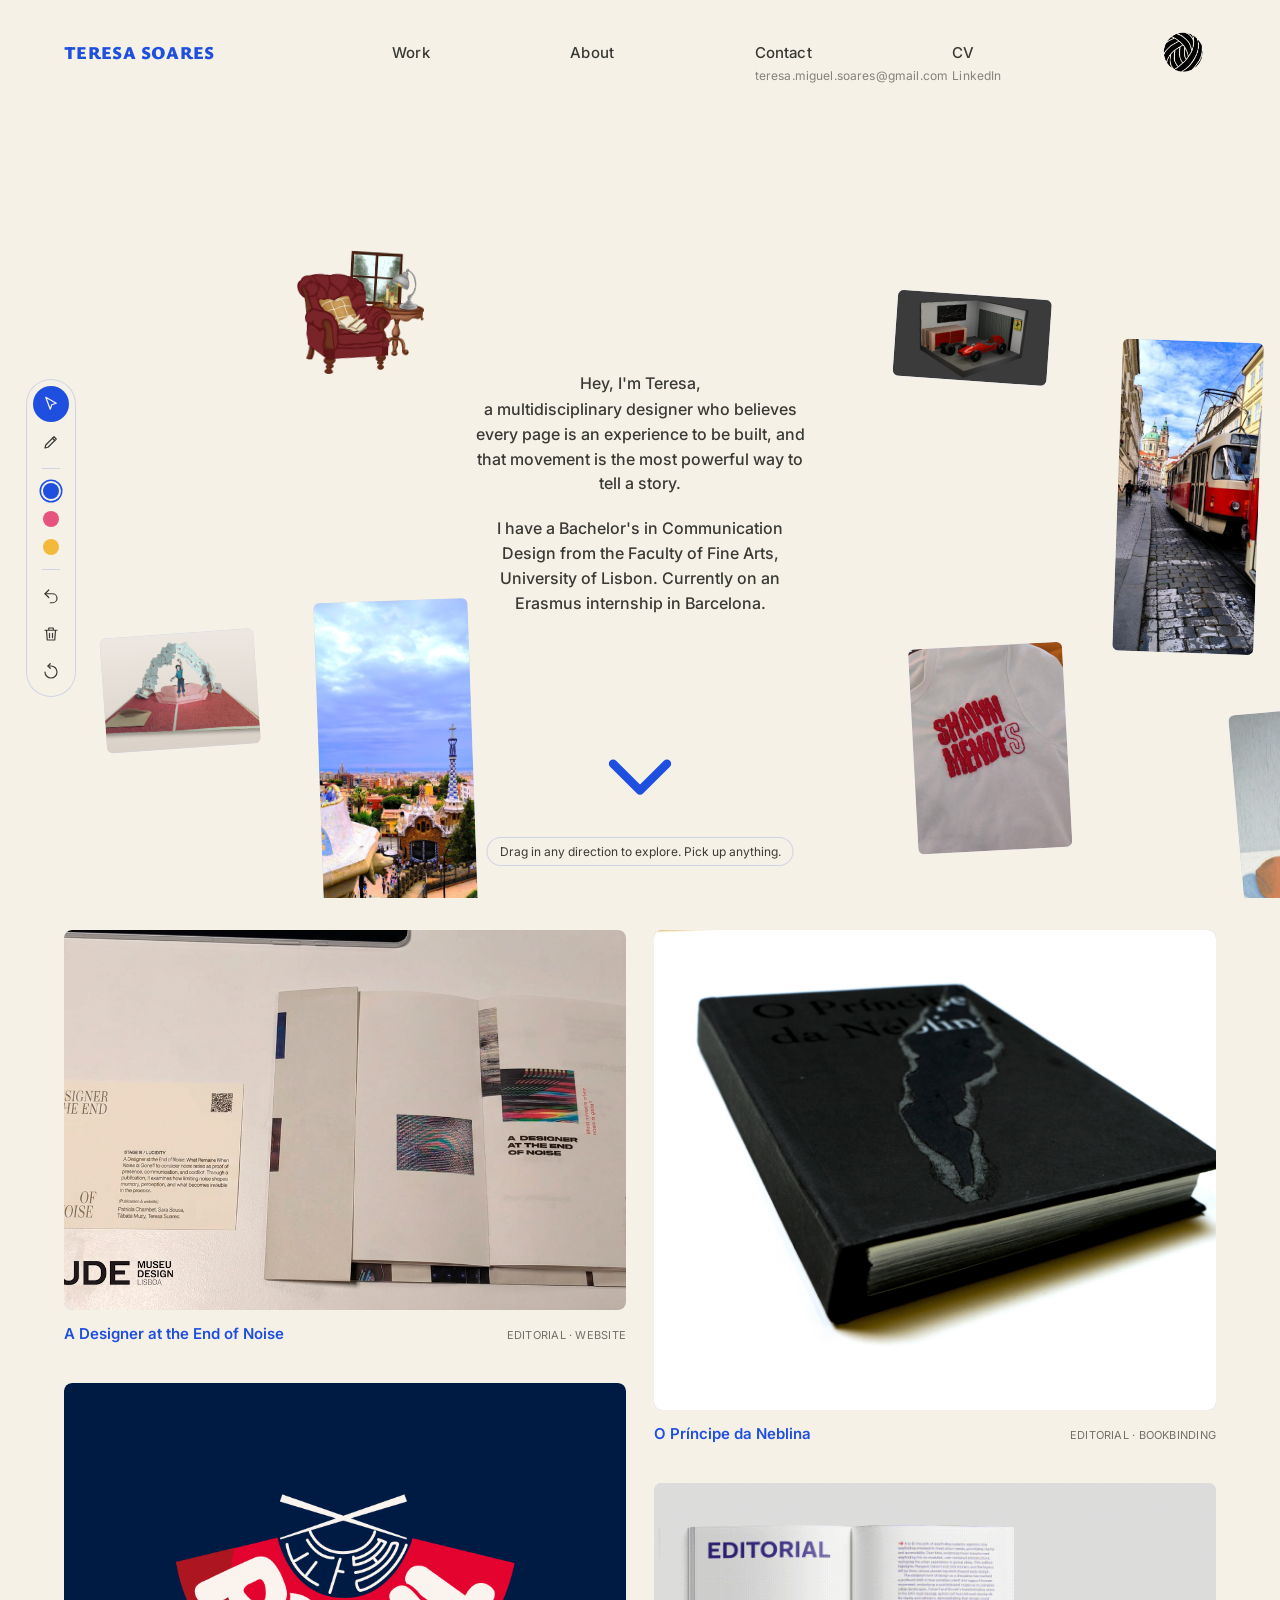
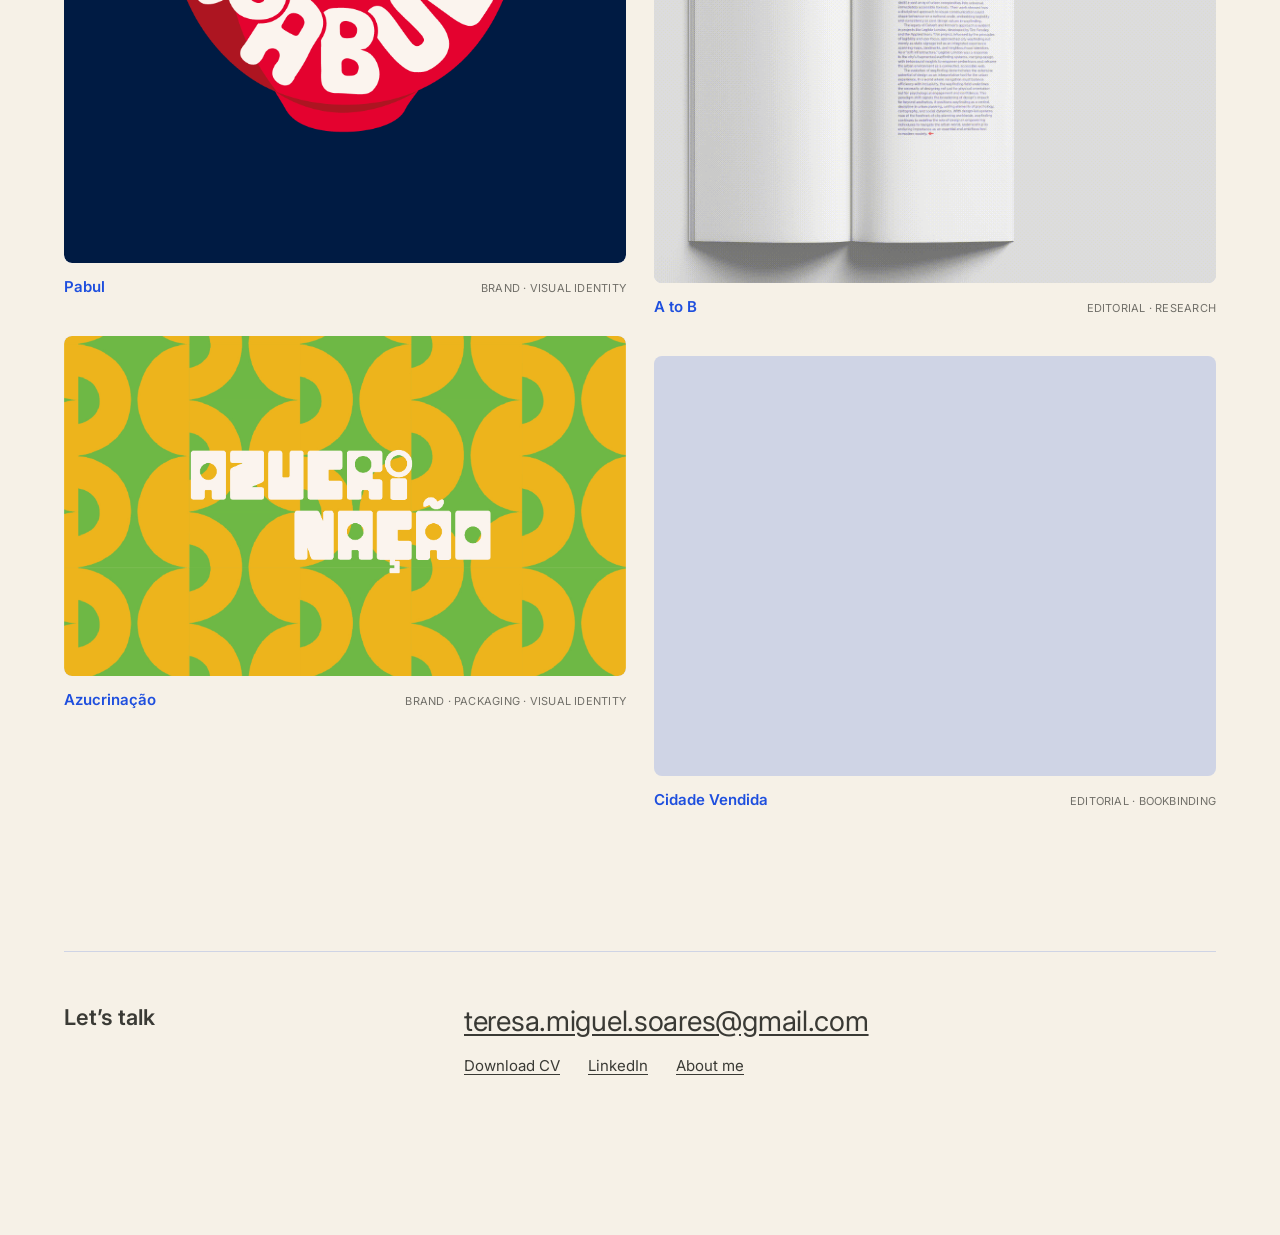
<file: index.html>
<!DOCTYPE html>
<html lang="en">
<head>
<meta charset="UTF-8">
<meta name="viewport" content="width=device-width, initial-scale=1.0">
<title>Teresa Soares</title>
<link rel="icon" type="image/png" href="favicon.png?v=2">
<link rel="preconnect" href="https://fonts.googleapis.com">
<link rel="preconnect" href="https://fonts.gstatic.com" crossorigin>
<link href="https://fonts.googleapis.com/css2?family=Ysabeau:wght@900&family=Inter:wght@400;500&display=swap" rel="stylesheet">
<link rel="stylesheet" href="portfolio.css">
<link rel="stylesheet" href="playground.css">
<style>.pg-copy{z-index:99990 !important}</style>
<style>.links .stk{position:relative}.links .stk a.sub{position:absolute;top:100%;left:0;margin-top:6px;font-size:12px;font-weight:400;line-height:1.4;white-space:nowrap;color:var(--ink-soft);opacity:.6;text-decoration:none}.links .stk a.sub:hover{opacity:1}@media(max-width:1160px){.links a.stacked span{display:none}}</style>
<style>.home-end{max-width:1440px;margin:clamp(56px,8vw,112px) auto 0;border-top:1px solid var(--border,rgba(0,0,0,.12))}.he-in{display:grid;grid-template-columns:1fr 2fr;gap:24px;padding:clamp(32px,4vw,56px) 0 clamp(40px,5vw,72px)}.he-in h2{margin:0;font:600 clamp(19px,1.7vw,24px)/1.25 'Inter',sans-serif;color:var(--ink-soft,inherit)}.he-mail{margin:0 0 18px;font-size:clamp(20px,2.2vw,32px);letter-spacing:-.01em}.he-in a{color:var(--ink-soft,inherit);text-underline-offset:3px}.he-links{margin:0;display:flex;flex-wrap:wrap;gap:8px 28px;font-size:15px}@media(max-width:800px){.he-in{grid-template-columns:1fr}}</style>
</head>
<body>
  <header>
    <nav>
      <a href="#" class="word">TERESA SOARES</a>

      <div class="links">
        <a href="#work">Work</a>
        <a href="about.html">About</a>
        <a href="mailto:teresa.miguel.soares@gmail.com" class="stacked">
          Contact
          <span>teresa.miguel.soares@gmail.com</span>
        </a>
        <div class="stk">
          <a href="https://drive.google.com/file/d/1lCw1m9q41w9B95u5QCkzBIN3lbWE9ZXe/view?usp=drive_link" target="_blank" rel="noopener">CV</a>
          <a class="sub" href="https://www.linkedin.com/in/teresa-soares-93975616b" target="_blank" rel="noopener">LinkedIn</a>
        </div>
      </div>

      <div class="controls">
        <button class="toggle" id="toggleBtn" aria-label="Toggle dark mode">
          <span class="icon-wrap" id="iconWrap">
            <img class="icon icon-needle" id="iconNeedle" src="simbolos_luz/portfolio_linha-05.png" alt="">
            <img class="icon icon-ball" id="iconBall" src="simbolos_luz/portfolio_linha-04.png" alt="">
          </span>
        </button>
        <button class="burger" id="burgerBtn" aria-label="Open menu" aria-expanded="false">
          <span></span><span></span><span></span>
        </button>
      </div>
    </nav>

    <div class="mobile-menu" id="mobileMenu">
      <a href="#work">Work</a>
      <a href="about.html">About</a>
      <a href="mailto:teresa.miguel.soares@gmail.com">Contact</a>
      <a href="https://drive.google.com/file/d/1lCw1m9q41w9B95u5QCkzBIN3lbWE9ZXe/view?usp=drive_link" target="_blank" rel="noopener">CV</a>
      <a href="https://www.linkedin.com/in/teresa-soares-93975616b" target="_blank" rel="noopener">LinkedIn</a>
    </div>
  </header>

  <main>
    <section class="hero" id="playground" tabindex="0" aria-label="Things I like to make. Drag in any direction to explore.">
      <!-- Extra things I like to do: drop photos in the "home_fotos" folder as 01.jpg … 12.jpg (or change the src). To add or remove one, copy or delete a block. -->
      <div class="pg-item" data-fx="0.1" data-fy="0.45" data-r="-4" style="--w: clamp(110px, 12vw, 180px); --ar: 1600 / 1200;" tabindex="0" aria-label="Extra 1">
        <span class="pg-media"><img src="home_fotos/01.jpg" alt="" draggable="false" onerror="this.remove()"></span>
      </div>
      <div class="pg-item" data-fx="0.2" data-fy="0.12" data-r="3" style="--w: clamp(110px, 11vw, 170px); --ar: 1300 / 1400;" tabindex="0" aria-label="Extra 2">
        <span class="pg-media" style="background:transparent"><img src="home_fotos/02.png" alt="" draggable="false" onerror="this.remove()"></span>
      </div>
      <div class="pg-item" data-fx="0.22" data-fy="0.52" data-r="-2" style="--w: clamp(110px, 12vw, 180px); --ar: 721 / 1600;" tabindex="0" aria-label="Extra 3">
        <span class="pg-media"><img src="home_fotos/03.jpg" alt="" draggable="false" onerror="this.remove()"></span>
      </div>
      <div class="pg-item" data-fx="0.54" data-fy="0.14" data-r="4" style="--w: clamp(110px, 12vw, 180px); --ar: 1600 / 900;" tabindex="0" aria-label="Extra 4">
        <span class="pg-media"><img src="home_fotos/04.jpg" alt="" draggable="false" onerror="this.remove()"></span>
      </div>
      <div class="pg-item" data-fx="0.55" data-fy="0.5" data-r="-3" style="--w: clamp(110px, 12vw, 180px); --ar: 1200 / 1600;" tabindex="0" aria-label="Extra 5">
        <span class="pg-media"><img src="home_fotos/05.jpg" alt="" draggable="false" onerror="this.remove()"></span>
      </div>
      <div class="pg-item" data-fx="0.66" data-fy="0.28" data-r="2" style="--w: clamp(110px, 11vw, 170px); --ar: 1161 / 2576;" tabindex="0" aria-label="Extra 6">
        <span class="pg-media"><img src="home_fotos/06.jpg" alt="" draggable="false" onerror="this.remove()"></span>
      </div>
      <div class="pg-item" data-fx="0.73" data-fy="0.56" data-r="-5" style="--w: clamp(110px, 12vw, 180px); --ar: 890 / 1244;" tabindex="0" aria-label="Extra 7">
        <span class="pg-media"><img src="home_fotos/07.jpg" alt="" draggable="false" onerror="this.remove()"></span>
      </div>
      <div class="pg-item" data-fx="0.3" data-fy="0.78" data-r="2" style="--w: clamp(110px, 11vw, 170px); --ar: 1377 / 1600;" tabindex="0" aria-label="Extra 8">
        <span class="pg-media"><img src="home_fotos/08.jpg" alt="" draggable="false" onerror="this.remove()"></span>
      </div>
      <div class="pg-item" data-fx="0.42" data-fy="0.9" data-r="-4" style="--w: clamp(110px, 12vw, 180px); --ar: 1220 / 1207;" tabindex="0" aria-label="Extra 9">
        <span class="pg-media"><img src="home_fotos/09.jpg" alt="" draggable="false" onerror="this.remove()"></span>
      </div>
      <div class="pg-item" data-fx="0.66" data-fy="0.86" data-r="-2" style="--w: clamp(110px, 12vw, 180px); --ar: 1600 / 900;" tabindex="0" aria-label="Extra 10">
        <span class="pg-media"><img src="home_fotos/10.jpg" alt="" draggable="false" onerror="this.remove()"></span>
      </div>
      <div class="pg-item" data-fx="0.8" data-fy="0.8" data-r="4" style="--w: clamp(110px, 11vw, 170px); --ar: 901 / 1600;" tabindex="0" aria-label="Extra 11">
        <span class="pg-media"><img src="home_fotos/11.jpg" alt="" draggable="false" onerror="this.remove()"></span>
      </div>
      <div class="pg-item" data-fx="0.9" data-fy="0.3" data-r="-3" style="--w: clamp(110px, 12vw, 180px); --ar: 1400 / 1261;" tabindex="0" aria-label="Extra 12">
        <span class="pg-media" style="background:transparent"><img src="home_fotos/12.png" alt="" draggable="false" onerror="this.remove()"></span>
      </div>

      <div class="pg-copy">
        <p class="hero-greeting">Hey, I'm Teresa,</p>
        <h1 class="hero-statement">a multidisciplinary designer who believes every page is an experience to be built, and that movement is the most powerful way to tell a story.</h1>
        <p class="hero-sub">
          I have a Bachelor's in Communication Design from the Faculty of Fine Arts, University of Lisbon.
          Currently on an Erasmus internship in Barcelona.
        </p>
      </div>

      <svg class="pg-draw" aria-hidden="true"><g class="pg-world"></g></svg>

      <p class="pg-hint">Drag in any direction to explore. Pick up anything.</p>

      <div class="pg-toolbar" role="toolbar" aria-label="Playground tools" aria-orientation="vertical">
        <button class="pg-btn" type="button" data-tool="select" aria-pressed="true" aria-label="Move things" title="Move">
          <svg viewBox="0 0 24 24"><path d="M5 3l14 8-6 2-2 6z"/></svg>
        </button>
        <button class="pg-btn" type="button" data-tool="pen" aria-pressed="false" aria-label="Draw" title="Draw">
          <svg viewBox="0 0 24 24"><path d="M4 20l1-4L16 5l3 3L8 19z"/><path d="M14 7l3 3"/></svg>
        </button>
        <span class="pg-sep" aria-hidden="true"></span>
        <div class="pg-swatches">
          <button class="pg-swatch" type="button" data-color="var(--ink)" aria-pressed="true" aria-label="Blue pen" style="--c: var(--ink);"><i></i></button>
          <button class="pg-swatch" type="button" data-color="#E8527F" aria-pressed="false" aria-label="Pink pen" style="--c: #E8527F;"><i></i></button>
          <button class="pg-swatch" type="button" data-color="#F2B93B" aria-pressed="false" aria-label="Yellow pen" style="--c: #F2B93B;"><i></i></button>
        </div>
        <span class="pg-sep" aria-hidden="true"></span>
        <button class="pg-btn" type="button" data-action="undo" aria-label="Undo last line" title="Undo">
          <svg viewBox="0 0 24 24"><path d="M9 14L4 9l5-5"/><path d="M4 9h10a6 6 0 010 12h-3"/></svg>
        </button>
        <button class="pg-btn" type="button" data-action="clear" aria-label="Erase all drawings" title="Erase drawings">
          <svg viewBox="0 0 24 24"><path d="M4 7h16M10 11v6M14 11v6M6 7l1 13h10l1-13M9 7V4h6v3"/></svg>
        </button>
        <button class="pg-btn" type="button" data-action="reset" aria-label="Reset the playground" title="Reset">
          <svg viewBox="0 0 24 24"><path d="M4 12a8 8 0 108-8H8"/><path d="M11 1L8 4l3 3"/></svg>
        </button>
      </div>

      <button class="scroll-arrow" id="scrollArrow" aria-label="Scroll down">
        <svg class="scroll-arrow-icon" viewBox="0 0 48 28" aria-hidden="true">
          <path d="M5 4 L24 23 L43 4" />
        </svg>
      </button>
    </section>

    <section class="work-grid" id="work">
      <div class="work-col">
        <a class="work-card" href="project-noise.html" style="order: 1;" data-program="Communication Design VI">
          <div class="work-thumb" style="height: 380px;"><img src="videos/noise.png" alt="A Designer at the End of Noise"></div>
          <div class="work-row">
            <p class="work-caption">A Designer at the End of Noise</p>
            <p class="work-meta">EDITORIAL · WEBSITE</p>
          </div>
        </a>
        <a class="work-card" href="project-pabul.html" style="order: 3;">
          <div class="work-thumb" style="height: 480px;"><img src="videos/pabulcapa.png" alt="Pabul"></div>
          <div class="work-row">
            <p class="work-caption">Pabul</p>
            <p class="work-meta">BRAND · VISUAL IDENTITY</p>
          </div>
        </a>
        <a class="work-card" href="project-azucrinacao.html" style="order: 5;" data-program="Communication Design IV">
          <div class="work-thumb" style="height: 340px;"><img src="videos/ezgif.com-gif-maker.gif" alt="Azucrinação"></div>
          <div class="work-row">
            <p class="work-caption">Azucrinação</p>
            <p class="work-meta">BRAND · PACKAGING · VISUAL IDENTITY</p>
          </div>
        </a>
      </div>
      <div class="work-col">
        <a class="work-card" href="project-neblina.html" style="order: 2;" data-program="Edition Design">
          <div class="work-thumb" style="height: 480px;"><img src="videos/neblinacover.jpg" alt="O Príncipe da Neblina"></div>
          <div class="work-row">
            <p class="work-caption">O Príncipe da Neblina</p>
            <p class="work-meta">EDITORIAL · BOOKBINDING</p>
          </div>
        </a>
        <a class="work-card" href="project-a-to-b.html" style="order: 4;" data-program="Communication Design III">
          <div class="work-thumb work-thumb--zoom" style="height: 400px;"><img src="videos/atob1.1.gif" alt="A to B"></div>
          <div class="work-row">
            <p class="work-caption">A to B</p>
            <p class="work-meta">EDITORIAL · RESEARCH</p>
          </div>
        </a>
        <a class="work-card" href="project-cidade-vendida.html" style="order: 6;" data-program="Communication Design V">
          <div class="work-thumb" style="height: 420px;"><video src="videos/VENDIDA3.1.mp4" autoplay muted loop playsinline></video></div>
          <div class="work-row">
            <p class="work-caption">Cidade Vendida</p>
            <p class="work-meta">EDITORIAL · BOOKBINDING</p>
          </div>
        </a>
      </div>
    </section>

    <section class="home-end"><div class="he-in"><h2>Let’s talk</h2><div><p class="he-mail"><a href="mailto:teresa.miguel.soares@gmail.com">teresa.miguel.soares@gmail.com</a></p><p class="he-links"><a href="https://drive.google.com/file/d/1lCw1m9q41w9B95u5QCkzBIN3lbWE9ZXe/view?usp=drive_link" target="_blank" rel="noopener">Download CV</a><a href="https://www.linkedin.com/in/teresa-soares-93975616b" target="_blank" rel="noopener">LinkedIn</a><a href="about.html">About me</a></p></div></div></section>
  </main>

  <script src="portfolio.js"></script>
  <script src="playground.js"></script>
</body>
</html>
</file>
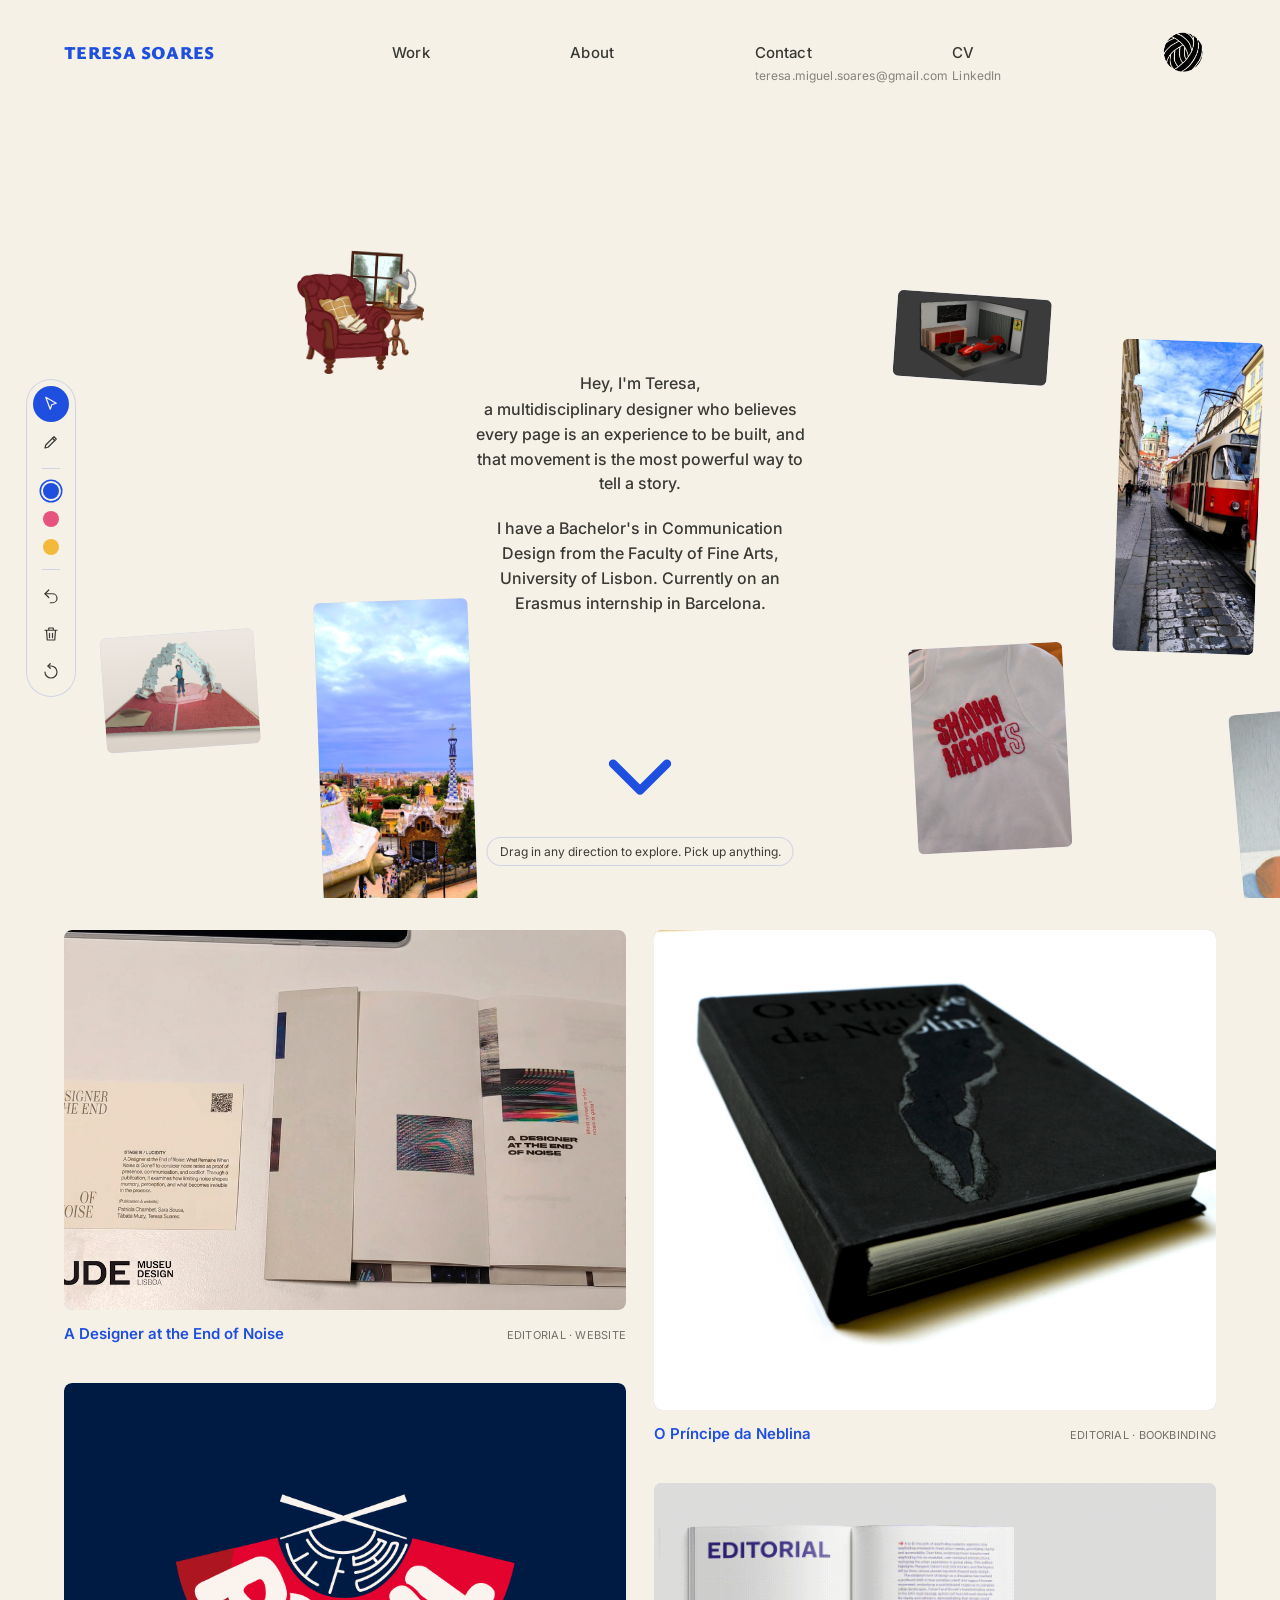
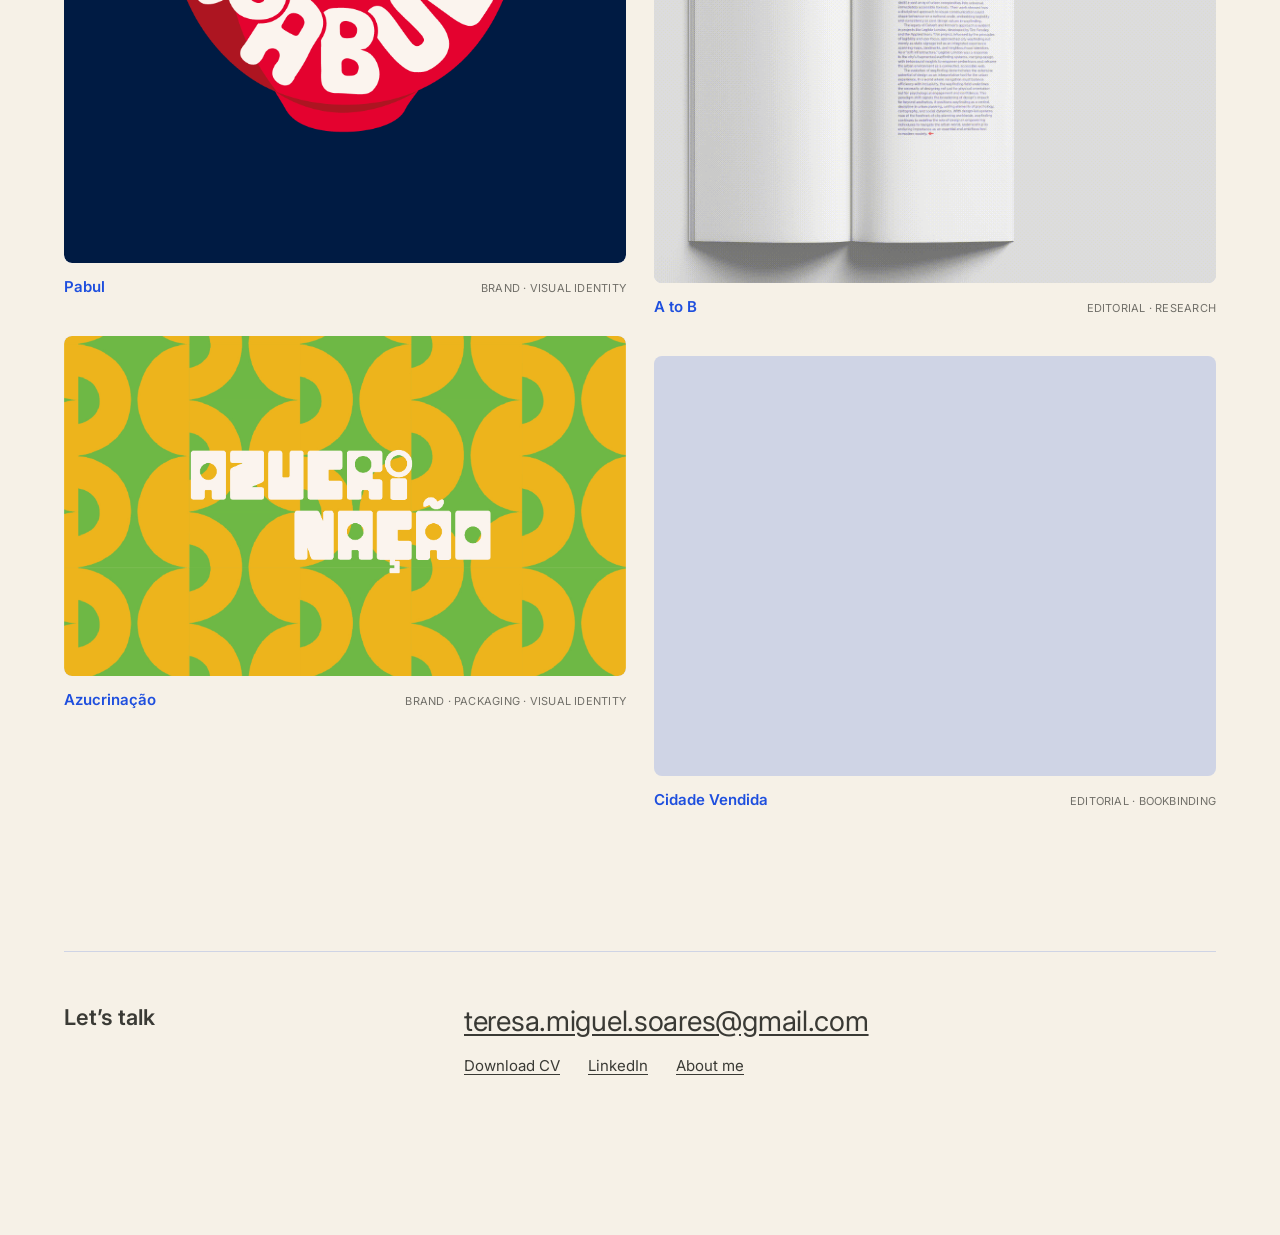
<file: home.html>
<!DOCTYPE html>
<html lang="en">
<head>
<meta charset="UTF-8">
<meta name="viewport" content="width=device-width, initial-scale=1.0">
<title>Teresa Soares</title>
<link rel="preconnect" href="https://fonts.googleapis.com">
<link rel="preconnect" href="https://fonts.gstatic.com" crossorigin>
<link href="https://fonts.googleapis.com/css2?family=Ysabeau:wght@900&family=Inter:wght@400;500&display=swap" rel="stylesheet">
<link rel="stylesheet" href="portfolio.css">
<link rel="stylesheet" href="playground.css">
<style>.pg-copy{z-index:99990 !important}</style>
<style>.links .stk{position:relative}.links .stk a.sub{position:absolute;top:100%;left:0;margin-top:6px;font-size:12px;font-weight:400;line-height:1.4;white-space:nowrap;color:var(--ink-soft);opacity:.6;text-decoration:none}.links .stk a.sub:hover{opacity:1}@media(max-width:1160px){.links a.stacked span{display:none}}</style>
<style>.home-end{max-width:1440px;margin:clamp(56px,8vw,112px) auto 0;border-top:1px solid var(--border,rgba(0,0,0,.12))}.he-in{display:grid;grid-template-columns:1fr 2fr;gap:24px;padding:clamp(32px,4vw,56px) 0 clamp(40px,5vw,72px)}.he-in h2{margin:0;font:600 clamp(19px,1.7vw,24px)/1.25 'Inter',sans-serif;color:var(--ink-soft,inherit)}.he-mail{margin:0 0 18px;font-size:clamp(20px,2.2vw,32px);letter-spacing:-.01em}.he-in a{color:var(--ink-soft,inherit);text-underline-offset:3px}.he-links{margin:0;display:flex;flex-wrap:wrap;gap:8px 28px;font-size:15px}@media(max-width:800px){.he-in{grid-template-columns:1fr}}</style>
</head>
<body>
  <header>
    <nav>
      <a href="#" class="word">TERESA SOARES</a>

      <div class="links">
        <a href="#work">Work</a>
        <a href="about.html">About</a>
        <a href="mailto:teresa.miguel.soares@gmail.com" class="stacked">
          Contact
          <span>teresa.miguel.soares@gmail.com</span>
        </a>
        <div class="stk">
          <a href="https://drive.google.com/file/d/1lCw1m9q41w9B95u5QCkzBIN3lbWE9ZXe/view?usp=drive_link" target="_blank" rel="noopener">CV</a>
          <a class="sub" href="https://www.linkedin.com/in/teresa-soares-93975616b" target="_blank" rel="noopener">LinkedIn</a>
        </div>
      </div>

      <div class="controls">
        <button class="toggle" id="toggleBtn" aria-label="Toggle dark mode">
          <span class="icon-wrap" id="iconWrap">
            <img class="icon icon-needle" id="iconNeedle" src="simbolos_luz/portfolio_linha-05.png" alt="">
            <img class="icon icon-ball" id="iconBall" src="simbolos_luz/portfolio_linha-04.png" alt="">
          </span>
        </button>
        <button class="burger" id="burgerBtn" aria-label="Open menu" aria-expanded="false">
          <span></span><span></span><span></span>
        </button>
      </div>
    </nav>

    <div class="mobile-menu" id="mobileMenu">
      <a href="#work">Work</a>
      <a href="about.html">About</a>
      <a href="mailto:teresa.miguel.soares@gmail.com">Contact</a>
      <a href="https://drive.google.com/file/d/1lCw1m9q41w9B95u5QCkzBIN3lbWE9ZXe/view?usp=drive_link" target="_blank" rel="noopener">CV</a>
      <a href="https://www.linkedin.com/in/teresa-soares-93975616b" target="_blank" rel="noopener">LinkedIn</a>
    </div>
  </header>

  <main>
    <section class="hero" id="playground" tabindex="0" aria-label="Things I like to make. Drag in any direction to explore.">
      <!-- Extra things I like to do: drop photos in the "home_fotos" folder as 01.jpg … 12.jpg (or change the src). To add or remove one, copy or delete a block. -->
      <div class="pg-item" data-fx="0.1" data-fy="0.45" data-r="-4" style="--w: clamp(110px, 12vw, 180px); --ar: 1600 / 1200;" tabindex="0" aria-label="Extra 1">
        <span class="pg-media"><img src="home_fotos/01.jpg" alt="" draggable="false" onerror="this.remove()"></span>
      </div>
      <div class="pg-item" data-fx="0.2" data-fy="0.12" data-r="3" style="--w: clamp(110px, 11vw, 170px); --ar: 1300 / 1400;" tabindex="0" aria-label="Extra 2">
        <span class="pg-media" style="background:transparent"><img src="home_fotos/02.png" alt="" draggable="false" onerror="this.remove()"></span>
      </div>
      <div class="pg-item" data-fx="0.22" data-fy="0.52" data-r="-2" style="--w: clamp(110px, 12vw, 180px); --ar: 721 / 1600;" tabindex="0" aria-label="Extra 3">
        <span class="pg-media"><img src="home_fotos/03.jpg" alt="" draggable="false" onerror="this.remove()"></span>
      </div>
      <div class="pg-item" data-fx="0.54" data-fy="0.14" data-r="4" style="--w: clamp(110px, 12vw, 180px); --ar: 1600 / 900;" tabindex="0" aria-label="Extra 4">
        <span class="pg-media"><img src="home_fotos/04.jpg" alt="" draggable="false" onerror="this.remove()"></span>
      </div>
      <div class="pg-item" data-fx="0.55" data-fy="0.5" data-r="-3" style="--w: clamp(110px, 12vw, 180px); --ar: 1200 / 1600;" tabindex="0" aria-label="Extra 5">
        <span class="pg-media"><img src="home_fotos/05.jpg" alt="" draggable="false" onerror="this.remove()"></span>
      </div>
      <div class="pg-item" data-fx="0.66" data-fy="0.28" data-r="2" style="--w: clamp(110px, 11vw, 170px); --ar: 1161 / 2576;" tabindex="0" aria-label="Extra 6">
        <span class="pg-media"><img src="home_fotos/06.jpg" alt="" draggable="false" onerror="this.remove()"></span>
      </div>
      <div class="pg-item" data-fx="0.73" data-fy="0.56" data-r="-5" style="--w: clamp(110px, 12vw, 180px); --ar: 890 / 1244;" tabindex="0" aria-label="Extra 7">
        <span class="pg-media"><img src="home_fotos/07.jpg" alt="" draggable="false" onerror="this.remove()"></span>
      </div>
      <div class="pg-item" data-fx="0.3" data-fy="0.78" data-r="2" style="--w: clamp(110px, 11vw, 170px); --ar: 1377 / 1600;" tabindex="0" aria-label="Extra 8">
        <span class="pg-media"><img src="home_fotos/08.jpg" alt="" draggable="false" onerror="this.remove()"></span>
      </div>
      <div class="pg-item" data-fx="0.42" data-fy="0.9" data-r="-4" style="--w: clamp(110px, 12vw, 180px); --ar: 1220 / 1207;" tabindex="0" aria-label="Extra 9">
        <span class="pg-media"><img src="home_fotos/09.jpg" alt="" draggable="false" onerror="this.remove()"></span>
      </div>
      <div class="pg-item" data-fx="0.66" data-fy="0.86" data-r="-2" style="--w: clamp(110px, 12vw, 180px); --ar: 1600 / 900;" tabindex="0" aria-label="Extra 10">
        <span class="pg-media"><img src="home_fotos/10.jpg" alt="" draggable="false" onerror="this.remove()"></span>
      </div>
      <div class="pg-item" data-fx="0.8" data-fy="0.8" data-r="4" style="--w: clamp(110px, 11vw, 170px); --ar: 901 / 1600;" tabindex="0" aria-label="Extra 11">
        <span class="pg-media"><img src="home_fotos/11.jpg" alt="" draggable="false" onerror="this.remove()"></span>
      </div>
      <div class="pg-item" data-fx="0.9" data-fy="0.3" data-r="-3" style="--w: clamp(110px, 12vw, 180px); --ar: 1400 / 1261;" tabindex="0" aria-label="Extra 12">
        <span class="pg-media" style="background:transparent"><img src="home_fotos/12.png" alt="" draggable="false" onerror="this.remove()"></span>
      </div>

      <div class="pg-copy">
        <p class="hero-greeting">Hey, I'm Teresa,</p>
        <h1 class="hero-statement">a multidisciplinary designer who believes every page is an experience to be built, and that movement is the most powerful way to tell a story.</h1>
        <p class="hero-sub">
          I have a Bachelor's in Communication Design from the Faculty of Fine Arts, University of Lisbon.
          Currently on an Erasmus internship in Barcelona.
        </p>
      </div>

      <svg class="pg-draw" aria-hidden="true"><g class="pg-world"></g></svg>

      <p class="pg-hint">Drag in any direction to explore. Pick up anything.</p>

      <div class="pg-toolbar" role="toolbar" aria-label="Playground tools" aria-orientation="vertical">
        <button class="pg-btn" type="button" data-tool="select" aria-pressed="true" aria-label="Move things" title="Move">
          <svg viewBox="0 0 24 24"><path d="M5 3l14 8-6 2-2 6z"/></svg>
        </button>
        <button class="pg-btn" type="button" data-tool="pen" aria-pressed="false" aria-label="Draw" title="Draw">
          <svg viewBox="0 0 24 24"><path d="M4 20l1-4L16 5l3 3L8 19z"/><path d="M14 7l3 3"/></svg>
        </button>
        <span class="pg-sep" aria-hidden="true"></span>
        <div class="pg-swatches">
          <button class="pg-swatch" type="button" data-color="var(--ink)" aria-pressed="true" aria-label="Blue pen" style="--c: var(--ink);"><i></i></button>
          <button class="pg-swatch" type="button" data-color="#E8527F" aria-pressed="false" aria-label="Pink pen" style="--c: #E8527F;"><i></i></button>
          <button class="pg-swatch" type="button" data-color="#F2B93B" aria-pressed="false" aria-label="Yellow pen" style="--c: #F2B93B;"><i></i></button>
        </div>
        <span class="pg-sep" aria-hidden="true"></span>
        <button class="pg-btn" type="button" data-action="undo" aria-label="Undo last line" title="Undo">
          <svg viewBox="0 0 24 24"><path d="M9 14L4 9l5-5"/><path d="M4 9h10a6 6 0 010 12h-3"/></svg>
        </button>
        <button class="pg-btn" type="button" data-action="clear" aria-label="Erase all drawings" title="Erase drawings">
          <svg viewBox="0 0 24 24"><path d="M4 7h16M10 11v6M14 11v6M6 7l1 13h10l1-13M9 7V4h6v3"/></svg>
        </button>
        <button class="pg-btn" type="button" data-action="reset" aria-label="Reset the playground" title="Reset">
          <svg viewBox="0 0 24 24"><path d="M4 12a8 8 0 108-8H8"/><path d="M11 1L8 4l3 3"/></svg>
        </button>
      </div>

      <button class="scroll-arrow" id="scrollArrow" aria-label="Scroll down">
        <svg class="scroll-arrow-icon" viewBox="0 0 48 28" aria-hidden="true">
          <path d="M5 4 L24 23 L43 4" />
        </svg>
      </button>
    </section>

    <section class="work-grid" id="work">
      <div class="work-col">
        <a class="work-card" href="project-noise.html" style="order: 1;" data-program="Communication Design VI">
          <div class="work-thumb" style="height: 380px;"><img src="videos/noise.png" alt="A Designer at the End of Noise"></div>
          <div class="work-row">
            <p class="work-caption">A Designer at the End of Noise</p>
            <p class="work-meta">EDITORIAL · WEBSITE</p>
          </div>
        </a>
        <a class="work-card" href="project-pabul.html" style="order: 3;">
          <div class="work-thumb" style="height: 480px;"><img src="videos/pabulcapa.png" alt="Pabul"></div>
          <div class="work-row">
            <p class="work-caption">Pabul</p>
            <p class="work-meta">BRAND · VISUAL IDENTITY</p>
          </div>
        </a>
        <a class="work-card" href="project-azucrinacao.html" style="order: 5;" data-program="Communication Design IV">
          <div class="work-thumb" style="height: 340px;"><img src="videos/ezgif.com-gif-maker.gif" alt="Azucrinação"></div>
          <div class="work-row">
            <p class="work-caption">Azucrinação</p>
            <p class="work-meta">BRAND · PACKAGING · VISUAL IDENTITY</p>
          </div>
        </a>
      </div>
      <div class="work-col">
        <a class="work-card" href="project-neblina.html" style="order: 2;" data-program="Edition Design">
          <div class="work-thumb" style="height: 480px;"><img src="videos/neblinacover.jpg" alt="O Príncipe da Neblina"></div>
          <div class="work-row">
            <p class="work-caption">O Príncipe da Neblina</p>
            <p class="work-meta">EDITORIAL · BOOKBINDING</p>
          </div>
        </a>
        <a class="work-card" href="project-a-to-b.html" style="order: 4;" data-program="Communication Design III">
          <div class="work-thumb work-thumb--zoom" style="height: 400px;"><img src="videos/atob1.1.gif" alt="A to B"></div>
          <div class="work-row">
            <p class="work-caption">A to B</p>
            <p class="work-meta">EDITORIAL · RESEARCH</p>
          </div>
        </a>
        <a class="work-card" href="project-cidade-vendida.html" style="order: 6;" data-program="Communication Design V">
          <div class="work-thumb" style="height: 420px;"><video src="videos/VENDIDA3.1.mp4" autoplay muted loop playsinline></video></div>
          <div class="work-row">
            <p class="work-caption">Cidade Vendida</p>
            <p class="work-meta">EDITORIAL · BOOKBINDING</p>
          </div>
        </a>
      </div>
    </section>

    <section class="home-end"><div class="he-in"><h2>Let’s talk</h2><div><p class="he-mail"><a href="mailto:teresa.miguel.soares@gmail.com">teresa.miguel.soares@gmail.com</a></p><p class="he-links"><a href="https://drive.google.com/file/d/1lCw1m9q41w9B95u5QCkzBIN3lbWE9ZXe/view?usp=drive_link" target="_blank" rel="noopener">Download CV</a><a href="https://www.linkedin.com/in/teresa-soares-93975616b" target="_blank" rel="noopener">LinkedIn</a><a href="about.html">About me</a></p></div></div></section>
  </main>

  <script src="portfolio.js"></script>
  <script src="playground.js"></script>
</body>
</html>
</file>
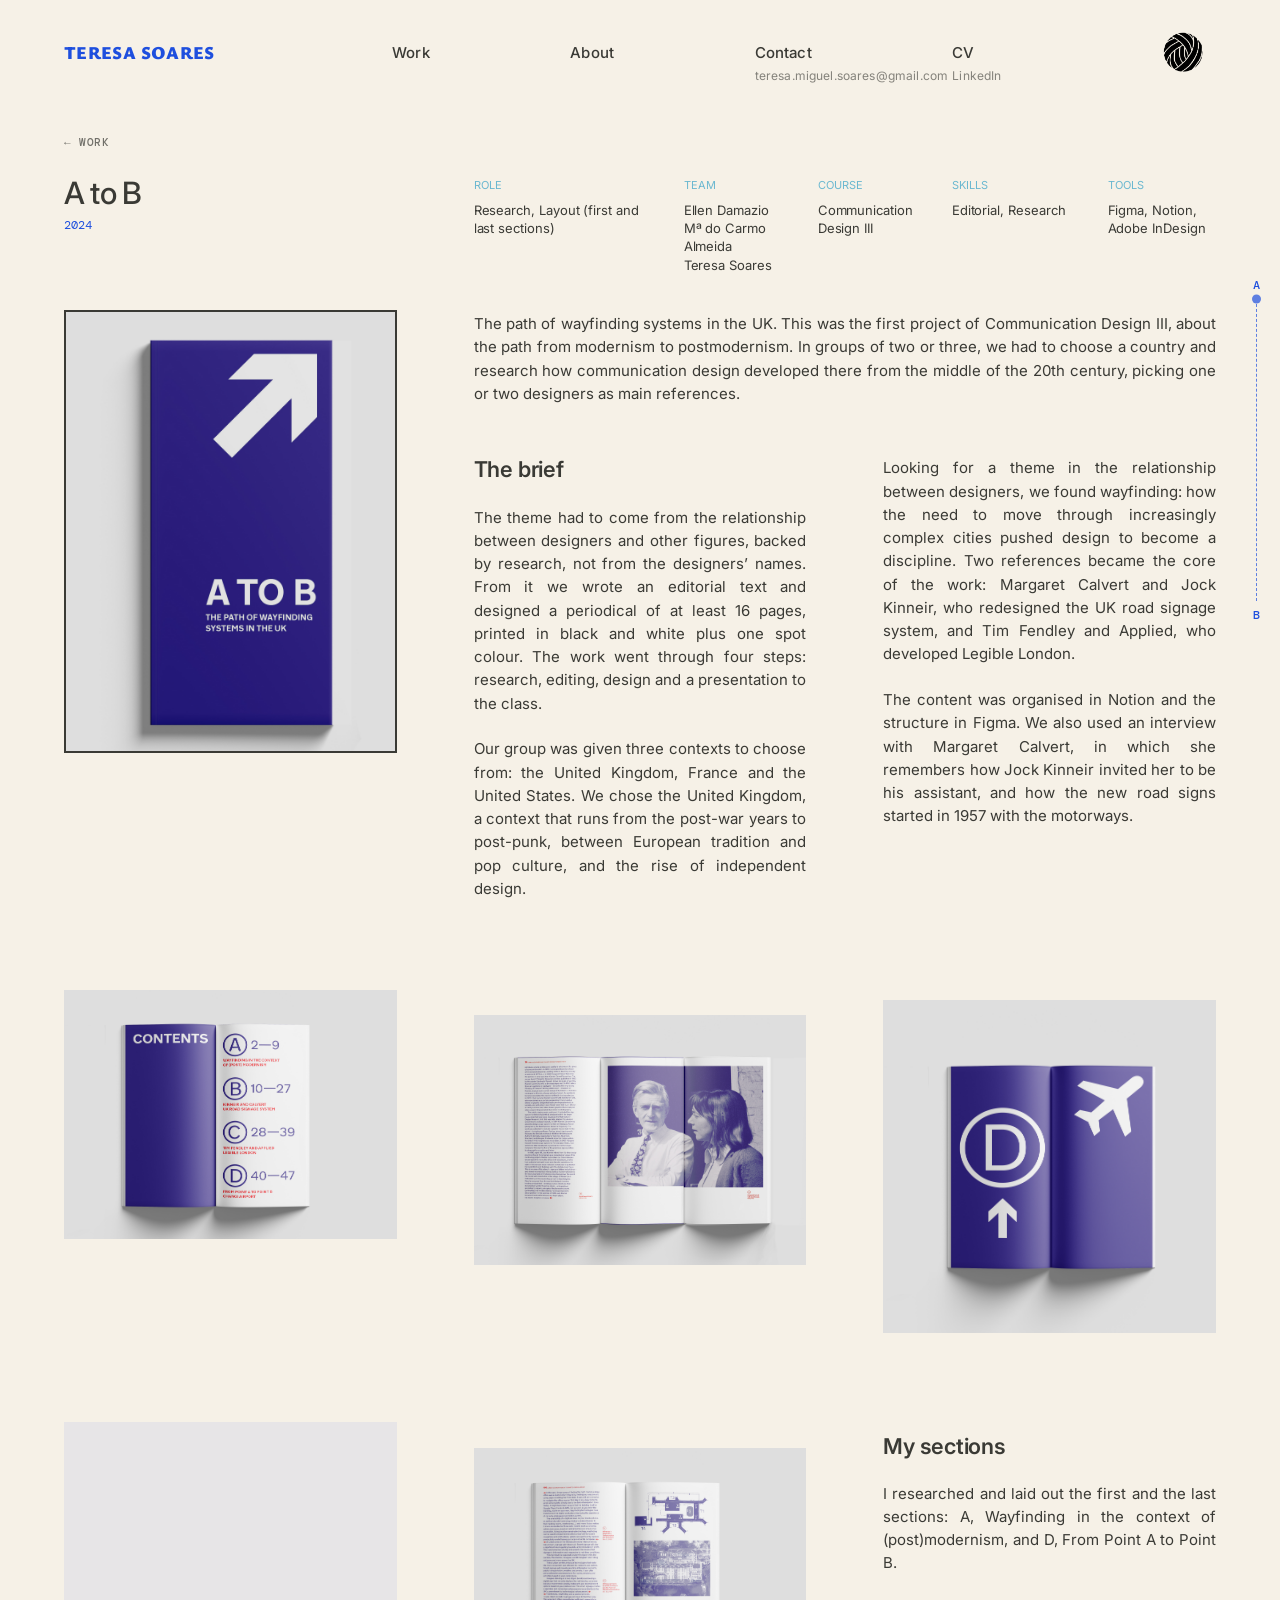
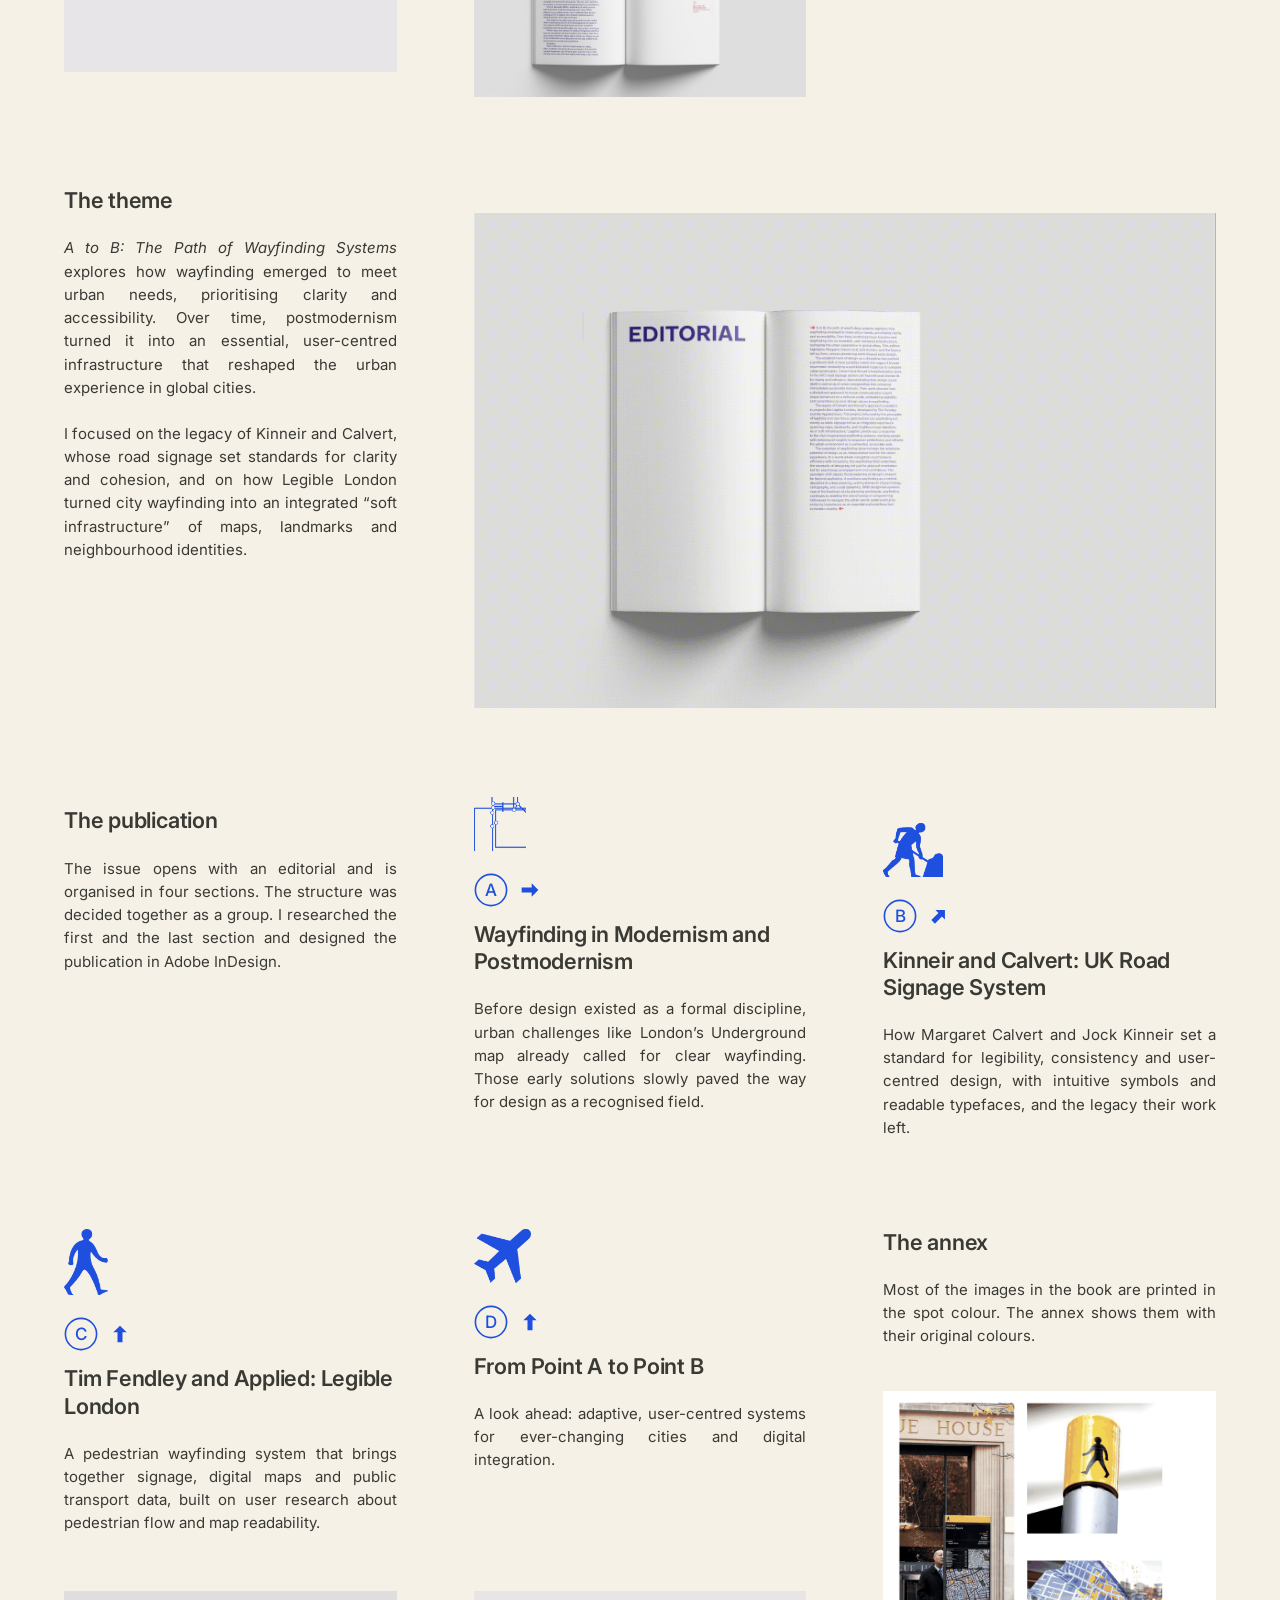
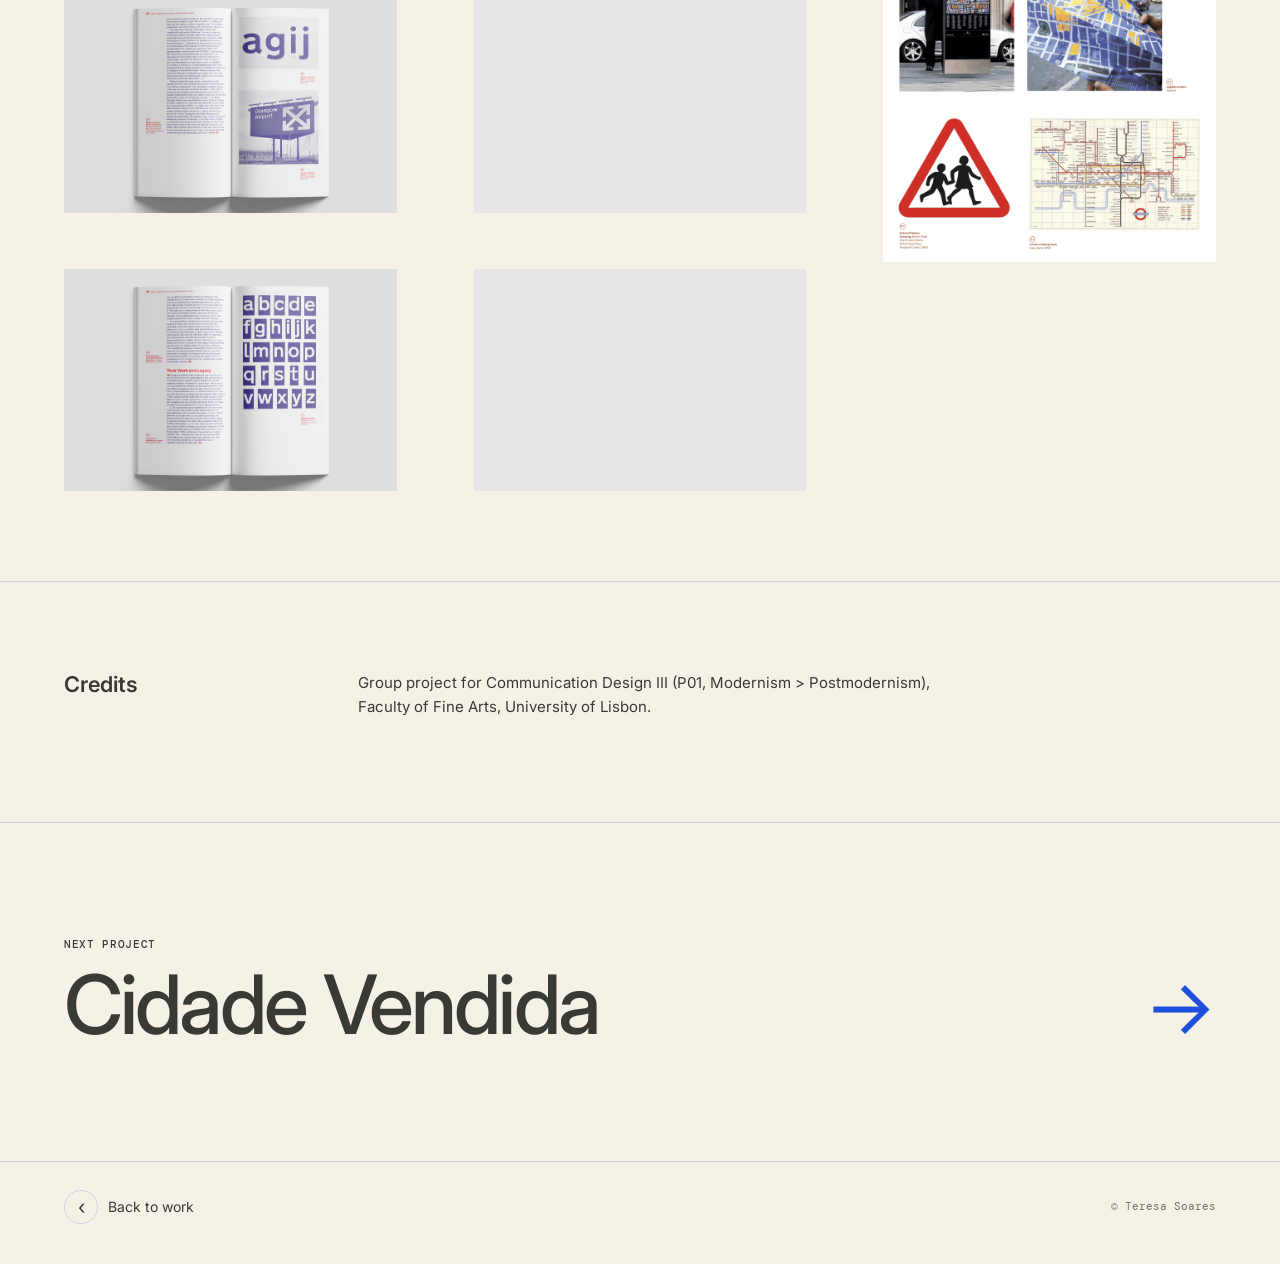
<file: project-a-to-b.html>
<!DOCTYPE html>
<html lang="en">
<head>
<meta charset="UTF-8">
<meta name="viewport" content="width=device-width, initial-scale=1.0">
<title>A to B — Teresa Soares</title>
<link rel="icon" type="image/png" href="favicon.png?v=2">
<link rel="preconnect" href="https://fonts.googleapis.com">
<link rel="preconnect" href="https://fonts.gstatic.com" crossorigin>
<link href="https://fonts.googleapis.com/css2?family=Ysabeau:wght@900&family=Inter:wght@400;500;600&family=DM+Mono:wght@400;500&display=swap" rel="stylesheet">
<link rel="stylesheet" href="portfolio.css">
<link rel="stylesheet" href="project.css">
<script>document.documentElement.classList.add('js')</script>
<style>.links .stk{position:relative}.links .stk a.sub{position:absolute;top:100%;left:0;margin-top:6px;font-size:12px;font-weight:400;line-height:1.4;white-space:nowrap;color:var(--ink-soft);opacity:.6;text-decoration:none}.links .stk a.sub:hover{opacity:1}@media(max-width:1160px){.links a.stacked span{display:none}}</style>
</head>
<body>
  <header>
    <nav>
      <a href="index.html" class="word">TERESA SOARES</a>

      <div class="links">
        <a href="index.html#work">Work</a>
        <a href="about.html">About</a>
        <a href="mailto:teresa.miguel.soares@gmail.com" class="stacked">
          Contact
          <span>teresa.miguel.soares@gmail.com</span>
        </a>
        <div class="stk">
          <a href="https://drive.google.com/file/d/1lCw1m9q41w9B95u5QCkzBIN3lbWE9ZXe/view?usp=drive_link" target="_blank" rel="noopener">CV</a>
          <a class="sub" href="https://www.linkedin.com/in/teresa-soares-93975616b" target="_blank" rel="noopener">LinkedIn</a>
        </div>
      </div>

      <div class="controls">
        <button class="toggle" id="toggleBtn" aria-label="Toggle dark mode">
          <span class="icon-wrap" id="iconWrap">
            <img class="icon icon-needle" id="iconNeedle" src="simbolos_luz/portfolio_linha-05.png" alt="">
            <img class="icon icon-ball" id="iconBall" src="simbolos_luz/portfolio_linha-04.png" alt="">
          </span>
        </button>
        <button class="burger" id="burgerBtn" aria-label="Open menu" aria-expanded="false">
          <span></span><span></span><span></span>
        </button>
      </div>
    </nav>

    <div class="mobile-menu" id="mobileMenu">
      <a href="index.html#work">Work</a>
      <a href="about.html">About</a>
      <a href="mailto:teresa.miguel.soares@gmail.com">Contact</a>
      <a href="https://drive.google.com/file/d/1lCw1m9q41w9B95u5QCkzBIN3lbWE9ZXe/view?usp=drive_link" target="_blank" rel="noopener">CV</a>
      <a href="https://www.linkedin.com/in/teresa-soares-93975616b" target="_blank" rel="noopener">LinkedIn</a>
    </div>
  </header>

  <main class="pj">
    <section class="intro">
      <div class="wrap">
        <a class="back" href="index.html#work">← Work</a>
        <div class="open">
          <div class="open-l">
            <h1 class="label">A to B</h1>
            <span class="year">2024</span>
          </div>
          <dl class="facts"><div><dt>Role</dt><dd>Research, Layout (first and last sections)</dd></div><div><dt>Team</dt><dd>Ellen Damazio<br>Mª do Carmo Almeida<br>Teresa Soares</dd></div><div><dt>Course</dt><dd>Communication Design III</dd></div><div><dt>Skills</dt><dd>Editorial, Research</dd></div><div><dt>Tools</dt><dd>Figma, Notion, Adobe InDesign</dd></div></dl>
          <p class="open-p">The path of wayfinding systems in the UK. This was the first project of Communication Design III, about the path from modernism to postmodernism. In groups of two or three, we had to choose a country and research how communication design developed there from the middle of the 20th century, picking one or two designers as main references.</p>
        </div>
      </div>
    </section>

<section class="sec flow"><div class="wrap"><div class="board"><figure class="m framed z" style="--ar:3/4;--s:1.45;--tx:.09" data-zoom data-cap="The periodical"><div class="m-frame slot" data-src="atob/atobcapa.jpg"><span class="ph"><b>Add image or GIF</b><small>atob/atobcapa.jpg</small></span></div><figcaption><span class=cr>Teresa Soares © The periodical</span><button class="zl" type="button">Click here to see more</button></figcaption></figure><div class="txt"><h3>The brief</h3><p>The theme had to come from the relationship between designers and other figures, backed by research, not from the designers’ names. From it we wrote an editorial text and designed a periodical of at least 16 pages, printed in black and white plus one spot colour. The work went through four steps: research, editing, design and a presentation to the class.</p><p>Our group was given three contexts to choose from: the United Kingdom, France and the United States. We chose the United Kingdom, a context that runs from the post-war years to post-punk, between European tradition and pop culture, and the rise of independent design.</p></div><div class="txt"><p>Looking for a theme in the relationship between designers, we found wayfinding: how the need to move through increasingly complex cities pushed design to become a discipline. Two references became the core of the work: Margaret Calvert and Jock Kinneir, who redesigned the UK road signage system, and Tim Fendley and Applied, who developed Legible London.</p><p>The content was organised in Notion and the structure in Figma. We also used an interview with Margaret Calvert, in which she remembers how Jock Kinneir invited her to be his assistant, and how the new road signs started in 1957 with the motorways.</p></div><figure class="m z" style="--ar:4/3;--tx:.1;--s:1.2" data-zoom data-cap=""><div class="m-frame slot" data-src="atob/atob1.2.jpg"><span class="ph"><b>Add image or GIF</b><small>atob/atob1.2.jpg</small></span></div><figcaption><span class=cr>Teresa Soares ©</span><button class="zl" type="button">Click here to see more</button></figcaption></figure><figure class="m z" style="--ar:4/3;--tx:.012;--s:1.1" data-zoom data-cap=""><div class="m-frame slot" data-src="atob/atob3.jpg"><span class="ph"><b>Add image or GIF</b><small>atob/atob3.jpg</small></span></div><figcaption><span class=cr>Teresa Soares ©</span><button class="zl" type="button">Click here to see more</button></figcaption></figure><figure class="m" style="--ar:1/1;--op:17% 50%" data-zoom data-cap=""><div class="m-frame slot" data-src="atob/atob4.1.jpg"><span class="ph"><b>Add image or GIF</b><small>atob/atob4.1.jpg</small></span></div><figcaption><span class=cr>Teresa Soares ©</span><button class="zl" type="button">Click here to see more</button></figcaption></figure><figure class="m z" style="--ar:4/3;--tx:.1;--s:1.2" data-zoom data-cap="Section A, page 8"><div class="m-frame slot" data-src="atob/atob1.5.jpg"><span class="ph"><b>Add image or GIF</b><small>atob/atob1.5.jpg</small></span></div><figcaption><span class=cr>Teresa Soares © Section A, page 8</span><button class="zl" type="button">Click here to see more</button></figcaption></figure><figure class="m z" style="--ar:4/3;--tx:.1;--s:1.2" data-zoom data-cap="Section D, page 44"><div class="m-frame slot" data-src="atob/atob4.2.jpg"><span class="ph"><b>Add image or GIF</b><small>atob/atob4.2.jpg</small></span></div><figcaption><span class=cr>Teresa Soares © Section D, page 44</span><button class="zl" type="button">Click here to see more</button></figcaption></figure><div class="txt"><h3>My sections</h3><p>I researched and laid out the first and the last sections: A, Wayfinding in the context of (post)modernism, and D, From Point A to Point B.</p></div><div class="txt"><h3>The theme</h3><p><em>A to B: The Path of Wayfinding Systems</em> explores how wayfinding emerged to meet urban needs, prioritising clarity and accessibility. Over time, postmodernism turned it into an essential, user-centred infrastructure that reshaped the urban experience in global cities.</p><p>I focused on the legacy of Kinneir and Calvert, whose road signage set standards for clarity and cohesion, and on how Legible London turned city wayfinding into an integrated “soft infrastructure” of maps, landmarks and neighbourhood identities.</p></div><figure class="m wide2" style="--ar:3/2" data-zoom data-cap="Spreads from the publication"><div class="m-frame slot" data-src="videos/atob1.1.gif"><span class="ph"><b>Add image or GIF</b><small>videos/atob1.1.gif</small></span></div><figcaption><span class=cr>Teresa Soares © Spreads from the publication</span><button class="zl" type="button">Click here to see more</button></figcaption></figure><div class="txt"><h3>The publication</h3><p>The issue opens with an editorial and is organised in four sections. The structure was decided together as a group. I researched the first and the last section and designed the publication in Adobe InDesign.</p></div><div class="txt"><span class="pic pic-a" aria-hidden="true"></span><span class="n mark" role="img" aria-label="Section A"><svg class="mk-c" viewBox="0 0 34 34" aria-hidden="true"><circle cx="17" cy="17" r="15.6" pathLength="1"/><text x="17" y="23" text-anchor="middle">A</text></svg><svg class="mk-a" viewBox="0 0 24 24" aria-hidden="true"><path d="M2.0 9.0 L14.0 9.0 L14.0 4.0 L22.0 12.0 L14.0 20.0 L14.0 15.0 L2.0 15.0 Z"/></svg></span><h3>Wayfinding in Modernism and Postmodernism</h3><p>Before design existed as a formal discipline, urban challenges like London’s Underground map already called for clear wayfinding. Those early solutions slowly paved the way for design as a recognised field.</p></div><div class="txt"><span class="pic pic-b" aria-hidden="true"></span><span class="n mark" role="img" aria-label="Section B"><svg class="mk-c" viewBox="0 0 34 34" aria-hidden="true"><circle cx="17" cy="17" r="15.6" pathLength="1"/><text x="17" y="23" text-anchor="middle">B</text></svg><svg class="mk-a" viewBox="0 0 24 24" aria-hidden="true"><path d="M2.8 16.9 L11.3 8.5 L7.8 4.9 L19.1 4.9 L19.1 16.2 L15.5 12.7 L7.1 21.2 Z"/></svg></span><h3>Kinneir and Calvert: UK Road Signage System</h3><p>How Margaret Calvert and Jock Kinneir set a standard for legibility, consistency and user-centred design, with intuitive symbols and readable typefaces, and the legacy their work left.</p></div><div class="sub"><div class="txt"><span class="pic pic-c" aria-hidden="true"></span><span class="n mark" role="img" aria-label="Section C"><svg class="mk-c" viewBox="0 0 34 34" aria-hidden="true"><circle cx="17" cy="17" r="15.6" pathLength="1"/><text x="17" y="23" text-anchor="middle">C</text></svg><svg class="mk-a" viewBox="0 0 24 24" aria-hidden="true"><path d="M9.0 22.0 L9.0 10.0 L4.0 10.0 L12.0 2.0 L20.0 10.0 L15.0 10.0 L15.0 22.0 Z"/></svg></span><h3>Tim Fendley and Applied: Legible London</h3><p>A pedestrian wayfinding system that brings together signage, digital maps and public transport data, built on user research about pedestrian flow and map readability.</p></div><div class="txt"><span class="pic pic-d" aria-hidden="true"></span><span class="n mark" role="img" aria-label="Section D"><svg class="mk-c" viewBox="0 0 34 34" aria-hidden="true"><circle cx="17" cy="17" r="15.6" pathLength="1"/><text x="17" y="23" text-anchor="middle">D</text></svg><svg class="mk-a" viewBox="0 0 24 24" aria-hidden="true"><path d="M9.0 22.0 L9.0 10.0 L4.0 10.0 L12.0 2.0 L20.0 10.0 L15.0 10.0 L15.0 22.0 Z"/></svg></span><h3>From Point A to Point B</h3><p>A look ahead: adaptive, user-centred systems for ever-changing cities and digital integration.</p></div><figure class="m z" style="--ar:3/2;--tx:0.153;--s:1.4" data-zoom data-cap="Spreads from the publication"><div class="m-frame slot" data-src="atob/atob2.4.jpg"><span class="ph"><b>Add image or GIF</b><small>atob/atob2.4.jpg</small></span></div><figcaption><span class=cr>Teresa Soares © Spreads from the publication</span><button class="zl" type="button">Click here to see more</button></figcaption></figure><figure class="m z" style="--ar:3/2;--tx:0.013;--s:1.4" data-zoom data-cap="Spreads from the publication"><div class="m-frame slot" data-src="atob/atob4.jpg"><span class="ph"><b>Add image or GIF</b><small>atob/atob4.jpg</small></span></div><figcaption><span class=cr>Teresa Soares © Spreads from the publication</span><button class="zl" type="button">Click here to see more</button></figcaption></figure><figure class="m z" style="--ar:3/2;--tx:0.153;--s:1.4" data-zoom data-cap="Spreads from the publication"><div class="m-frame slot" data-src="atob/atob2.6.jpg"><span class="ph"><b>Add image or GIF</b><small>atob/atob2.6.jpg</small></span></div><figcaption><span class=cr>Teresa Soares © Spreads from the publication</span><button class="zl" type="button">Click here to see more</button></figcaption></figure><figure class="m z" style="--ar:3/2;--tx:0.013;--s:1.4" data-zoom data-cap="Spreads from the publication"><div class="m-frame slot" data-src="atob/atob6.jpg"><span class="ph"><b>Add image or GIF</b><small>atob/atob6.jpg</small></span></div><figcaption><span class=cr>Teresa Soares © Spreads from the publication</span><button class="zl" type="button">Click here to see more</button></figcaption></figure></div><div class="txt"><h3>The annex</h3><p>Most of the images in the book are printed in the spot colour. The annex shows them with their original colours.</p><figure class="m" style="--ar:1118/1580" data-zoom data-cap="The annex"><div class="m-frame slot" data-src="atob/annex.gif"><span class="ph"><b>Add image or GIF</b><small>atob/annex.gif</small></span></div><figcaption><span class=cr>Teresa Soares © The annex</span><button class="zl" type="button">Click here to see more</button></figcaption></figure></div></div></div></section>

<section class="credits sec"><div class="wrap"><h2>Credits</h2><div class="body"><p>Group project for Communication Design III (P01, Modernism &gt; Postmodernism), Faculty of Fine Arts, University of Lisbon.</p></div></div></section>

    <a class="next" href="project-cidade-vendida.html">
      <div class="wrap">
        <div><small>Next project</small><strong>Cidade Vendida</strong></div>
        <span class="arr" aria-hidden="true">→</span>
      </div>
    </a>

    <footer class="foot">
      <div class="wrap">
        <a class="back-btn" href="index.html#work"><span aria-hidden="true">‹</span>Back to work</a>
        <small>© Teresa Soares</small>
      </div>
    </footer>
  </main>

  <div class="way" aria-hidden="true"><span>A</span><i><b></b></i><span>B</span></div>
  <button class="totop" type="button">scroll to top</button>

  <script src="portfolio.js"></script>
  <script src="project.js"></script>
  <script>
  /* safety net, independent of project.js: if a picture with a file name was not found where the page expects it,
     look for it in the other usual places (noise/, videos/noise/, next to this page) */
  addEventListener('load', function () {
    setTimeout(function () {
      document.querySelectorAll('.slot[data-src]').forEach(function (slot) {
        var base = slot.dataset.src;
        if (slot.classList.contains('has') || !/\.[a-z0-9]{2,4}$/i.test(base)) return;
        var tail = base.replace(/^projects\//, '');
        var cands = [tail, 'videos/' + tail, 'projects/' + tail, tail.split('/').pop(), 'videos/' + tail.split('/').pop()];
        if (/\.jpe?g$/i.test(base)) cands = cands.concat(cands.map(function (c) { return c.replace(/\.jpe?g$/i, '.png'); }));
        (function next(i) {
          if (i >= cands.length || slot.classList.contains('has')) return;
          var url = cands[i], vid = /\.(mp4|webm)$/i.test(url), el;
          if (vid) { el = document.createElement('video'); el.muted = el.loop = el.autoplay = el.playsInline = true; el.setAttribute('muted', ''); el.onloadeddata = ok; }
          else { el = new Image(); el.alt = ''; el.onload = ok; }
          el.onerror = function () { next(i + 1); };
          function ok() {
            if (slot.classList.contains('has')) return;
            slot.appendChild(el); slot.classList.add('has');
            if (el.play) el.play().catch(function () {});
            var host = slot.closest('[data-zoom]');
            if (host) { host.classList.add('has-media'); host.tabIndex = 0; host.setAttribute('role', 'button'); }
          }
          el.src = url;
        })(0);
      });
    }, 1200);
  });

  </script>
<script>
(function(){var t=document.querySelectorAll('.txt .pic');if(!t.length)return;
 function on(e){e.closest('.txt').classList.add('in');}
 if(!('IntersectionObserver' in window)){t.forEach(on);return;}
 var o=new IntersectionObserver(function(es){es.forEach(function(x){if(x.isIntersecting){on(x.target);o.unobserve(x.target);}});},{threshold:0.6});
 t.forEach(function(e){o.observe(e);});})();
</script>
</body>
</html>
</file>
<file: portfolio.css>
:root {
  --bg: #F6F1E7;
  --ink: #1E4FDE;
  --ink-soft: #3a3a35;
  --border: rgba(30, 79, 222, 0.18);
}

@media (prefers-color-scheme: dark) {
  :root:not([data-theme="light"]) {
    --bg: #1B1A17;
    --ink: #6C93FF;
    --ink-soft: #C9C6BC;
    --border: rgba(108, 147, 255, 0.25);
  }
}

:root[data-theme="dark"] {
  --bg: #1B1A17;
  --ink: #6C93FF;
  --ink-soft: #C9C6BC;
  --border: rgba(108, 147, 255, 0.25);
}

* {
  box-sizing: border-box;
}

body {
  margin: 0;
  background: var(--bg);
  font-family: 'Inter', sans-serif;
  transition: background 0.2s ease;
}

header {
  position: sticky;
  top: 0;
  z-index: 100;
  background: var(--bg);
}

nav {
  width: 100%;
  display: flex;
  align-items: center;
  justify-content: space-between;
  gap: 24px;
  padding: 20px clamp(20px, 5vw, 64px) 46px;
}

.word {
  font-family: 'Ysabeau', serif;
  font-weight: 900;
  font-size: clamp(14px, 1.6vw, 18px);
  color: var(--ink);
  letter-spacing: 0.02em;
  white-space: nowrap;
  text-decoration: none;
}

.links {
  list-style: none;
  display: flex;
  flex: 1;
  justify-content: space-evenly;
  gap: clamp(24px, 3vw, 48px);
  align-items: center;
  margin: 0 clamp(24px, 4vw, 64px);
  padding: 0;
}

.links a {
  font-family: 'Inter', sans-serif;
  font-weight: 500;
  font-size: 15px;
  color: var(--ink-soft);
  text-decoration: none;
  letter-spacing: 0.01em;
  transition: color 0.15s ease;
}

.links a:hover {
  color: var(--ink);
}

.links a.stacked {
  position: relative;
}

.links a.stacked span {
  position: absolute;
  top: 100%;
  left: 0;
  margin-top: 6px;
  max-width: 170px;
  white-space: normal;
  line-height: 1.4;
  font-size: 12px;
  font-weight: 400;
  color: var(--ink-soft);
  opacity: 0.6;
}

.controls {
  display: flex;
  align-items: center;
  gap: 12px;
}

.toggle,
.burger {
  border: none;
  background: transparent;
  cursor: pointer;
  flex-shrink: 0;
}

.toggle {
  width: 64px;
  height: 64px;
  display: flex;
  align-items: center;
  justify-content: center;
}

.icon-wrap {
  position: relative;
  width: 58px;
  height: 58px;
  display: block;
}

.icon {
  position: absolute;
  inset: 0;
  width: 100%;
  height: 100%;
  object-fit: contain;
  transform-origin: center;
  transition: transform 0.55s cubic-bezier(0.4, 0, 0.2, 1), opacity 0.4s ease;
}

.icon-ball {
  transform: rotate(0deg) scale(1);
  opacity: 1;
}

.icon-needle {
  transform: rotate(-260deg) scale(0.35);
  opacity: 0;
}

.toggle.is-dark .icon-ball {
  transform: rotate(260deg) scale(0.35);
  opacity: 0;
}

.toggle.is-dark .icon-needle {
  transform: rotate(0deg) scale(1);
  opacity: 1;
}

@media (prefers-reduced-motion: reduce) {
  .icon {
    transition: opacity 0.2s ease;
  }
  .icon-ball,
  .icon-needle {
    transform: none;
  }
}

.burger {
  display: none;
  width: 34px;
  height: 34px;
  border-radius: 50%;
  flex-direction: column;
  align-items: center;
  justify-content: center;
  gap: 4px;
}

.burger span {
  width: 15px;
  height: 1.5px;
  background: var(--ink);
  transition: transform 0.2s ease, opacity 0.2s ease;
}

.burger.open span:nth-child(1) { transform: translateY(5.5px) rotate(45deg); }
.burger.open span:nth-child(2) { opacity: 0; }
.burger.open span:nth-child(3) { transform: translateY(-5.5px) rotate(-45deg); }

.mobile-menu {
  display: none;
  flex-direction: column;
  padding: 0 clamp(20px, 5vw, 64px) 24px;
}

.mobile-menu a {
  font-family: 'Inter', sans-serif;
  font-weight: 500;
  font-size: 17px;
  color: var(--ink-soft);
  text-decoration: none;
  padding: 12px 0;
  border-bottom: 1px solid var(--border);
}

.mobile-menu.open {
  display: flex;
}

main {
  padding: 48px clamp(20px, 5vw, 64px) 96px;
}

.hero {
  min-height: calc(100vh - 130px);
  display: flex;
  flex-direction: column;
  align-items: center;
  justify-content: center;
  max-width: 340px;
  margin: 0 auto;
  padding-bottom: 110px;
  text-align: center;
  position: relative;
}

.hero-greeting {
  margin: 0 0 4px;
  font-family: 'Inter', sans-serif;
  font-weight: 500;
  font-size: clamp(14px, 1.4vw, 16px);
  color: var(--ink-soft);
}

.hero-statement {
  margin: 0 0 20px;
  font-family: 'Inter', sans-serif;
  font-weight: 500;
  font-size: clamp(14px, 1.4vw, 16px);
  line-height: 1.55;
  letter-spacing: 0;
  color: var(--ink-soft);
}

.hero-sub {
  max-width: 480px;
  margin: 0 auto;
  font-family: 'Inter', sans-serif;
  font-weight: 500;
  font-size: clamp(14px, 1.4vw, 16px);
  line-height: 1.55;
  color: var(--ink-soft);
}

@media (max-width: 768px) {
  .links {
    display: none;
  }
  .burger {
    display: flex;
  }
}
.work-grid {
  display: flex;
  align-items: flex-start;
  gap: 28px;
  max-width: 1440px;
  margin: 0 auto;
  padding-top: 32px;
  scroll-margin-top: 100px;
}

.work-col {
  flex: 1 1 0;
  min-width: 0;
}

.work-card {
  display: block;
  color: inherit;
  text-decoration: none;
  break-inside: avoid;
  margin-bottom: 40px;
}

.work-card .work-thumb {
  transition: transform 0.35s ease;
}

.work-card:hover .work-thumb,
.work-card:focus-visible .work-thumb {
  transform: translateY(-6px);
}

.work-card:hover .work-caption::after,
.work-card:focus-visible .work-caption::after {
  content: " ↗";
}

.work-card:focus-visible {
  outline: 2px solid var(--ink);
  outline-offset: 6px;
  border-radius: 8px;
}

@media (prefers-reduced-motion: reduce) {
  .work-card .work-thumb {
    transition: none;
  }
  .work-card:hover .work-thumb,
  .work-card:focus-visible .work-thumb {
    transform: none;
  }
}

.work-thumb {
  width: 100%;
  background: var(--border);
  border-radius: 8px;
  overflow: hidden;
}

.work-thumb--zoom img,
.work-thumb--zoom video {
  transform: scale(1.3);
}

.work-thumb--contain img,
.work-thumb--contain video {
  object-fit: contain;
  background: var(--bg);
}

.work-row {
  display: flex;
  align-items: baseline;
  justify-content: space-between;
  gap: 12px;
  margin-top: 14px;
}

.work-caption {
  margin: 0;
  font-family: 'Inter', sans-serif;
  font-weight: 600;
  font-size: 15px;
  color: var(--ink);
}

.work-meta {
  margin: 0;
  font-family: 'Inter', sans-serif;
  font-size: 11px;
  letter-spacing: 0.02em;
  text-transform: uppercase;
  color: var(--ink-soft);
  opacity: 0.7;
  text-align: right;
}

.work-thumb img,
.work-thumb video {
  display: block;
  width: 100%;
  height: 100%;
  object-fit: cover;
  border-radius: 8px;
}

@media (max-width: 640px) {
  .work-grid {
    flex-direction: column;
    align-items: stretch;
    gap: 0;
  }
  /* columns dissolve so the cards follow their `order` in one column */
  .work-col {
    display: contents;
  }
}

/* ---------- Scroll-down arrow ---------- */
.scroll-arrow {
  position: absolute;
  left: 50%;
  bottom: 84px;
  transform: translateX(-50%);
  width: 96px;
  height: 72px;
  padding: 0;
  border: none;
  background: transparent;
  color: var(--ink);
  cursor: pointer;
  display: flex;
  align-items: center;
  justify-content: center;
  opacity: 1;
  transition: opacity 0.3s ease, visibility 0.3s ease;
}

.scroll-arrow.is-hidden {
  opacity: 0;
  visibility: hidden;
  pointer-events: none;
}

.scroll-arrow-icon {
  width: 68px;
  height: auto;
  fill: none;
  stroke: currentColor;
  stroke-width: 6;
  stroke-linecap: round;
  stroke-linejoin: round;
  animation: arrow-bounce 1.4s ease-in-out infinite;
}

@keyframes arrow-bounce {
  0%, 100% { transform: translateY(-8px); }
  50%      { transform: translateY(8px); }
}

@media (prefers-reduced-motion: reduce) {
  .scroll-arrow-icon {
    animation: none;
  }
}
</file>
<file: playground.css>
/* ---------- Home playground: infinite horizontal strip ----------
   Loads after portfolio.css and replaces the old centred-text hero.
   The about text stays still; the things around it drift in every direction, forever. */

.hero {
  display: block;
  position: relative;
  max-width: none;
  min-height: max(560px, calc(100vh - 180px));
  min-height: max(560px, calc(100svh - 180px));
  margin: 0 calc(-1 * clamp(20px, 5vw, 64px));
  padding: 0;
  text-align: left;
  overflow: hidden;
  cursor: grab;
  touch-action: none;
}

.hero.is-panning { cursor: grabbing; }

@media (pointer: coarse) {
  /* on touch screens keep vertical swipes for scrolling the page */
  .hero { touch-action: pan-y; }
}

/* ---------- About text: fixed in place ---------- */
.pg-copy {
  position: absolute;
  left: 50%;
  top: calc(50% - 44px);
  transform: translate(-50%, -50%);
  z-index: 0;
  width: min(340px, 78vw);
  text-align: center;
  pointer-events: none;
  user-select: none;
  -webkit-user-select: none;
}

/* ---------- Cards ---------- */
.pg-item {
  position: absolute;
  z-index: 1;
  width: var(--w, 160px);
  transform: translate(-50%, -50%) rotate(var(--r, 0deg));
  cursor: grab;
  user-select: none;
  -webkit-user-select: none;
  touch-action: none;
  outline: 1px solid transparent;
  outline-offset: 8px;
  border-radius: 8px;
  animation: pg-land 0.7s cubic-bezier(0.2, 0.8, 0.2, 1) backwards;
  animation-delay: calc(var(--i, 0) * 70ms);
}

.pg-item:hover { outline-color: var(--border); }
.pg-item:focus-visible { outline-color: var(--ink); }
.pg-item.is-dragging { cursor: grabbing; }
.pg-item.is-settling { transition: left 0.6s cubic-bezier(0.4, 0, 0.2, 1), top 0.6s cubic-bezier(0.4, 0, 0.2, 1); }

@keyframes pg-land {
  from { opacity: 0; scale: 0.9; }
  to   { opacity: 1; scale: 1; }
}

.pg-media {
  position: relative;
  display: block;
  aspect-ratio: var(--ar, 4 / 3);
  border-radius: 6px;
  overflow: hidden;
  background: var(--border);
  transition: box-shadow 0.2s ease;
}

.pg-media img,
.pg-media video {
  position: absolute;
  inset: 0;
  display: block;
  width: 100%;
  height: 100%;
  object-fit: cover;
  pointer-events: none;
  -webkit-user-drag: none;
}

/* shown until a real photo loads */
.pg-ph {
  position: absolute;
  inset: 0;
  display: grid;
  place-items: center;
  font-size: 12px;
  color: var(--ink-soft);
  opacity: 0.55;
}

.pg-item.is-dragging .pg-media {
  box-shadow: 0 14px 32px rgba(30, 79, 222, 0.22);
}

.pg-cap {
  display: block;
  margin-top: 8px;
  font-size: 11px;
  line-height: 1.35;
  color: var(--ink-soft);
  opacity: 0.8;
}

/* ---------- Drawing layer (moves with the canvas) ---------- */
.pg-draw {
  position: absolute;
  inset: 0;
  width: 100%;
  height: 100%;
  z-index: 200;
  pointer-events: none;
  touch-action: none;
}

.pg-stroke {
  fill: none;
  stroke-width: 3;
  stroke-linecap: round;
  stroke-linejoin: round;
}

.hero.is-drawing { cursor: crosshair; }
.hero.is-drawing .pg-draw { pointer-events: auto; cursor: crosshair; }

/* ---------- Tools: a slim vertical rail on the left edge ---------- */
.pg-toolbar {
  position: absolute;
  left: clamp(10px, 2vw, 28px);
  top: 50%;
  transform: translateY(-50%);
  z-index: 300;
  display: flex;
  flex-direction: column;
  align-items: center;
  gap: 2px;
  padding: 6px;
  background: var(--bg);
  border: 1px solid var(--border);
  border-radius: 999px;
  cursor: default;
}

.pg-btn {
  display: grid;
  place-items: center;
  width: 36px;
  height: 36px;
  padding: 0;
  border: none;
  border-radius: 50%;
  background: transparent;
  color: var(--ink-soft);
  cursor: pointer;
  transition: background 0.15s ease, color 0.15s ease;
}

.pg-btn:hover { color: var(--ink); background: var(--border); }
.pg-btn[aria-pressed="true"] { background: var(--ink); color: var(--bg); }

.pg-btn:focus-visible,
.pg-swatch:focus-visible {
  outline: 2px solid var(--ink);
  outline-offset: 2px;
}

.pg-btn svg {
  width: 18px;
  height: 18px;
  fill: none;
  stroke: currentColor;
  stroke-width: 1.6;
  stroke-linecap: round;
  stroke-linejoin: round;
}

.pg-sep {
  width: 18px;
  height: 1px;
  margin: 6px 0;
  background: var(--border);
}

.pg-swatches {
  display: flex;
  flex-direction: column;
  align-items: center;
}

.pg-swatch {
  display: grid;
  place-items: center;
  width: 36px;
  height: 28px;
  padding: 0;
  border: none;
  background: transparent;
  cursor: pointer;
}

.pg-swatch i {
  width: 16px;
  height: 16px;
  border-radius: 50%;
  background: var(--c);
  transition: box-shadow 0.15s ease;
}

.pg-swatch[aria-pressed="true"] i {
  box-shadow: 0 0 0 2px var(--bg), 0 0 0 3.5px var(--c);
}

.pg-hint {
  position: absolute;
  left: 50%;
  bottom: 20px;
  transform: translateX(-50%);
  z-index: 300;
  padding: 6px 12px;
  border: 1px solid var(--border);
  border-radius: 999px;
  background: var(--bg);
  font-size: 12px;
  color: var(--ink-soft);
  white-space: nowrap;
  pointer-events: none;
  transition: opacity 0.4s ease;
}

.pg-hint.is-gone { opacity: 0; }

/* scroll arrow keeps the original look and place (portfolio.css), just above the strip */
.hero .scroll-arrow { z-index: 300; cursor: pointer; }

@media (max-width: 640px) {
  .hero { min-height: max(560px, calc(100svh - 170px)); }
  .pg-hint { display: none; }
  .pg-btn { width: 32px; height: 32px; }
  .pg-swatch { width: 32px; height: 24px; }
}

@media (prefers-reduced-motion: reduce) {
  .pg-item { animation: none; }
  .pg-item.is-settling { transition: none; }
}
</file>
<file: project.css>
/* =====================================================================
   Project pages, v2
   Editorial collage: mono labels, asymmetric columns, a book page that
   opens into a grid on scroll, lightbox, fog, marquee.
   Loads after portfolio.css (nav, colours, work-row classes).
   ===================================================================== */

:root {
  --pad: clamp(20px, 5vw, 64px);
  --type: 'Courier Prime', 'Courier New', ui-monospace, monospace;
  --mono: 'DM Mono', ui-monospace, SFMono-Regular, Menlo, Consolas, monospace;
  --paper: #FFFDF8;
  --paper-ph: rgba(30, 79, 222, 0.07);
  --pill: #1D1C19;
  --pill-fg: #F6F1E7;
  --hh: 130px;               /* header height, kept in sync by project.js */
  --ease: cubic-bezier(0.2, 0.7, 0.2, 1);
}

@media (prefers-color-scheme: dark) {
  :root:not([data-theme="light"]) {
    --paper: #25231F;
    --paper-ph: rgba(108, 147, 255, 0.10);
    --pill: #F6F1E7;
    --pill-fg: #1B1A17;
  }
}

:root[data-theme="dark"] {
  --paper: #25231F;
  --paper-ph: rgba(108, 147, 255, 0.10);
  --pill: #F6F1E7;
  --pill-fg: #1B1A17;
}

html { scroll-behavior: smooth; }
body { overflow-x: clip; }
main.pj { padding: 0; }

.wrap {
  width: 100%;
  max-width: 1440px;
  margin: 0 auto;
  padding-inline: var(--pad);
}

.todo { opacity: 0.5; }

/* ---------- Intro: label on the left, text on the right, then image + two columns ---------- */
.intro { padding-bottom: 0; }

.back {
  display: inline-block;
  margin-bottom: 28px;
  font: 500 11px/1 var(--mono);
  letter-spacing: 0.06em;
  text-transform: uppercase;
  color: var(--ink-soft);
  text-decoration: none;
  opacity: 0.7;
  transition: opacity 0.15s ease, color 0.15s ease;
}
.back:hover { opacity: 1; color: var(--ink); }

.open {
  display: grid;
  grid-template-columns: repeat(3, minmax(0, 1fr));
  gap: 0 clamp(24px, 6vw, 96px);
  align-items: start;
  margin-bottom: 0;
}

.label {
  position: relative;
  margin: 0;
  font-weight: 500;
  font-size: clamp(24px, 2.4vw, 36px);
  line-height: 1.08;
  letter-spacing: -0.025em;
  color: var(--ink-soft);
}
.year { display: block; margin-top: 10px; font: 400 12px/1 var(--mono); color: var(--ink); }

.open-p {
  grid-column: 2 / span 2;
  margin: clamp(26px, 3vw, 48px) 0 0;
  font-size: clamp(15px, 1.15vw, 17px);
  line-height: 1.55;
  text-align: justify;
  color: var(--ink-soft);
}
.sec.flow { padding-top: 0; }
.intro + .sec.flow .board { margin-top: calc(-1 * var(--op-h, 0px)); }
.intro + .sec.flow .board > :nth-child(1) { padding-top: clamp(24px, 2.8vw, 44px); }
.intro + .sec.flow .board > :nth-child(2), .intro + .sec.flow .board > :nth-child(3) { padding-top: calc(var(--op-h, 0px) + clamp(36px, 4vw, 64px)); }

.framed .m-frame { border: 2px solid var(--ink-soft); border-radius: 0; }

.facts {
  grid-column: 2 / span 2;
  display: grid;
  grid-template-columns: 1.7fr 1fr 1fr 1.2fr 1fr;
  gap: 18px clamp(16px, 2vw, 32px);
  margin: 0;
  padding: 4px 0 0;
}
.facts dt {
  margin: 0 0 10px;
  font: 400 clamp(11px, 0.85vw, 12px)/1 'Inter', system-ui, sans-serif;
  letter-spacing: 0.01em;
  text-transform: uppercase;
  color: #6BB8D0;
}
.facts dd { margin: 0; font-size: clamp(13px, 0.95vw, 15px); line-height: 1.4; letter-spacing: -0.005em; color: var(--ink-soft); }

/* ---------- Photo strip: 3-4 photos, horizontal or vertical, with captions ----------
   Change --ar on a figure (e.g. 3 / 4 or 4 / 3) and --f to the same ratio to flip its orientation. */
.strip { display: flex; gap: clamp(16px, 2.2vw, 36px); align-items: flex-start; }
.strip > .m { flex: var(--f, 1) 1 0; min-width: 0; }

/* ---------- Book page → grid (scroll-driven) ---------- */
.deck { position: relative; }
.deck-stage { position: relative; }

/* without JS (or with reduced motion) it is simply the grid */
.deck:not(.is-live) .deck-stage {
  display: grid;
  grid-template-columns: repeat(auto-fill, minmax(clamp(120px, 14vw, 200px), 1fr));
  gap: 14px;
}
.deck:not(.is-live) .deck-tile { aspect-ratio: var(--ar, 3 / 4); }
.deck:not(.is-live) .deck-ui { display: none; }

.deck.is-live { height: calc(100vh - var(--hh) + var(--run, 150vh)); height: calc(100svh - var(--hh) + var(--run, 150vh)); }
.deck.is-live > .wrap { height: 100%; }
.deck.is-live .deck-sticky {
  position: sticky;
  top: var(--hh);
  height: calc(100vh - var(--hh));
  height: calc(100svh - var(--hh));
  overflow: clip;
}
.deck.is-live .deck-stage { position: absolute; inset: 0; perspective: 1600px; }
.deck.is-live .deck-tile {
  position: absolute;
  left: 0;
  top: 0;
  will-change: transform;
}

.deck-tile {
  margin: 0;
  border-radius: 6px;
  cursor: default;
  user-select: none;
  -webkit-user-select: none;
}
.deck-tile.has-media { cursor: zoom-in; }

.t-card {
  position: absolute;
  inset: 0;
  overflow: hidden;
  border-radius: 6px;
  background: var(--paper);
  box-shadow: 0 0 0 1px var(--border), 0 16px 36px -22px rgba(20, 30, 80, 0.45);
  transition: transform 0.35s var(--ease), box-shadow 0.35s ease;
}
.deck:not(.is-live) .deck-tile:hover .t-card,
.deck.is-open .deck-tile:hover .t-card {
  transform: translateY(-8px) rotate(-0.8deg);
  box-shadow: 0 0 0 1px var(--border), 0 24px 36px -20px rgba(20, 30, 80, 0.5);
}

.t-num {
  position: absolute;
  left: 8px;
  bottom: 8px;
  z-index: 2;
  padding: 2px 7px;
  border-radius: 99px;
  background: var(--bg);
  font: 400 10px/1.5 var(--mono);
  letter-spacing: 0.04em;
  color: var(--ink);
  pointer-events: none;
}

.deck-ui { position: absolute; inset: 0; z-index: 50; pointer-events: none; }

.deck-count {
  position: absolute;
  left: 0;
  top: 6px;
  font: 500 11px/1 var(--mono);
  letter-spacing: 0.06em;
  text-transform: uppercase;
  color: var(--ink-soft);
  opacity: 0.8;
}

.deck-hint {
  position: absolute;
  left: 50%;
  bottom: 14px;
  translate: -50% 0;
  padding: 7px 14px;
  border: 1px solid var(--border);
  border-radius: 999px;
  background: var(--bg);
  font: 400 11px/1.3 var(--mono);
  letter-spacing: 0.04em;
  color: var(--ink-soft);
  white-space: nowrap;
}
.deck-hint.is-first { opacity: clamp(0, calc(1 - var(--p, 0) * 14), 1); }
.deck-hint.is-last  { opacity: clamp(0, calc((var(--p, 0) - 0.92) * 14), 1); }

.badge {
  position: absolute;
  right: clamp(4px, 1vw, 16px);
  bottom: clamp(4px, 1vw, 16px);
  width: 104px;
  height: 104px;
  color: var(--ink);
  opacity: clamp(0, calc(1 - var(--p, 0) * 10), 1);
}
.badge text { font: 500 8.6px var(--mono); letter-spacing: 0.06em; text-transform: uppercase; fill: currentColor; }
.badge g { transform-origin: 50px 50px; transform-box: view-box; animation: spin 16s linear infinite; }
.badge path.arrow { fill: none; stroke: currentColor; stroke-width: 2; stroke-linecap: round; stroke-linejoin: round; animation: nudge 1.4s ease-in-out infinite; }

@keyframes spin  { to { transform: rotate(360deg); } }
@keyframes nudge { 50% { transform: translateY(4px); } }

/* ---------- Placeholders and loaded media ---------- */
.slot { overflow: hidden; }
.m-frame, .o-thumb { position: relative; }
.slot > img,
.slot > video,
.slot > iframe {
  position: absolute;
  inset: 0;
  display: block;
  width: 100%;
  height: 100%;
  object-fit: cover;
  -webkit-user-drag: none;
  user-select: none;
}
.slot > iframe { border: 0; background: #fff; pointer-events: none; }
.slot.has > .ph { display: none; }

.ph {
  position: absolute;
  inset: 0;
  display: flex;
  flex-direction: column;
  gap: 4px;
  padding: 12px;
  font: 400 11px/1.3 var(--mono);
  letter-spacing: 0.04em;
  color: var(--ink-soft);
}
.ph b { font-weight: 500; opacity: 0.75; }
.ph small { font-size: 10px; opacity: 0.42; word-break: break-all; }
.m-frame .ph { align-items: center; justify-content: center; text-align: center; }
.t-card .ph i {
  position: absolute;
  inset: 28% 14% 12%;
  background: repeating-linear-gradient(to bottom, var(--border) 0 1px, transparent 1px 9px);
}

/* ---------- Collage grid ---------- */
.sec { padding-block: clamp(40px, 7vw, 104px); }
.sec.tight { padding-block: clamp(24px, 4vw, 56px); }

.row {
  display: grid;
  grid-template-columns: repeat(12, minmax(0, 1fr));
  gap: clamp(16px, 2.2vw, 36px);
  align-items: start;
}
.row + .row { margin-top: clamp(48px, 7vw, 112px); }
.row > * { grid-column: var(--s, auto) / span var(--c, 4); }

.c2 { --c: 2; } .c3 { --c: 3; } .c4 { --c: 4; } .c5 { --c: 5; } .c6 { --c: 6; }
.c7 { --c: 7; } .c8 { --c: 8; } .c9 { --c: 9; } .c10 { --c: 10; } .c12 { --c: 12; }
.s2 { --s: 2; } .s3 { --s: 3; } .s4 { --s: 4; } .s5 { --s: 5; } .s6 { --s: 6; }
.s7 { --s: 7; } .s8 { --s: 8; } .s9 { --s: 9; } .s10 { --s: 10; }
.dy1 { margin-top: clamp(24px, 5vw, 72px); }
.dy2 { margin-top: clamp(48px, 9vw, 140px); }
.dy3 { margin-top: clamp(72px, 13vw, 200px); }
.ac { align-self: center; }
.ae { align-self: end; }

/* ---------- Masonry board: three independent columns of photos, motion and text ---------- */
.board {
  display: grid;
  grid-template-columns: repeat(3, minmax(0, 1fr));
  gap: clamp(24px, 6vw, 96px);
  align-items: start;
}
.board { row-gap: clamp(48px, 7vw, 104px); }   /* items run left to right, row by row, so reading order is kept */
.board > * { min-width: 0; }
.board > :nth-child(3n+2) { padding-top: clamp(0px, 2vw, 32px); }
.board > :nth-child(3n) { padding-top: clamp(0px, 0.8vw, 12px); }

.embed {
  position: relative;
  aspect-ratio: var(--ar, 4 / 3);
  border: 1px dashed var(--border);
  background: var(--paper-ph);
}
.embed iframe { position: absolute; inset: 0; width: 100%; height: 100%; border: 0; }
.embed .ph { align-items: center; justify-content: center; text-align: center; }
.embed.has .ph { display: none; }

/* text columns */
.txt > figure.m { margin-top: clamp(32px, 3.4vw, 52px); }
/* the title as a pure graphic: animated, no background, no caption. Black letters in light mode, white in dark mode */
.gfx { display: block; width: 100%; height: auto; margin-top: clamp(36px, 4vw, 64px); pointer-events: none; user-select: none; -webkit-user-drag: none; }
.gfx-w { display: none; }
@media (prefers-color-scheme: dark) {
  :root:not([data-theme="light"]) .gfx-k { display: none; }
  :root:not([data-theme="light"]) .gfx-w { display: block; }
}
:root[data-theme="dark"] .gfx-k { display: none; }
:root[data-theme="dark"] .gfx-w { display: block; }
.txt h3 {
  margin: 0 0 22px;
  font-weight: 600;
  font-size: clamp(19px, 1.7vw, 24px);
  line-height: 1.25;
  letter-spacing: -0.01em;
  color: var(--ink-soft);
}
.txt .n {
  display: block;
  margin-bottom: 8px;
  font: 400 11px/1 var(--mono);
  letter-spacing: 0.06em;
  color: var(--ink);
}
.txt p {
  margin: 0 0 1.5em;
  font-size: clamp(15px, 1.15vw, 17px);
  line-height: 1.55;
  text-align: justify;
  hyphens: none;
  color: var(--ink-soft);
}
.txt p:last-child { margin-bottom: 0; }

.pull {
  margin: 0;
  font-weight: 500;
  font-size: clamp(22px, 2.7vw, 38px);
  line-height: 1.16;
  letter-spacing: -0.02em;
  color: var(--ink);
}

.cta {
  display: inline-flex;
  align-items: center;
  gap: 10px;
  margin-top: 22px;
  padding: 14px 22px;
  border-radius: 999px;
  background: var(--ink);
  color: var(--bg);
  font-size: 14px;
  font-weight: 500;
  text-decoration: none;
  transition: transform 0.25s var(--ease), opacity 0.2s ease;
}
.cta:hover { transform: translateY(-2px); opacity: 0.92; }

/* media with caption */
.m { margin: 0; }
.m-frame {
  aspect-ratio: var(--ar, 4 / 3);
  border-radius: 0;
  background: var(--paper-ph);
}
.m.has-media { cursor: zoom-in; }
.m.has-media .m-frame > img,
.m.has-media .m-frame > video { transition: transform 0.7s var(--ease); }
.m.has-media:hover .m-frame > img,
.m.has-media:hover .m-frame > video { transform: scale(1.035); }

.m figcaption {
  margin-top: 12px;
  text-align: center;
  font-size: 12px;
  line-height: 1.45;
  color: var(--ink-soft);
}
.m .cr { display: block; opacity: 0.62; }
.m .zl {
  display: none;
  margin: 3px auto 0;
  padding: 0;
  border: 0;
  background: none;
  font: 400 12px/1.4 'Inter', sans-serif;
  color: var(--ink);
  text-decoration: underline;
  text-underline-offset: 3px;
  cursor: zoom-in;
}
.m.has-media .zl { display: block; }

[data-par] { translate: 0 var(--py, 0px); }

/* ---------- Before / after slider ---------- */
.cmp {
  --x: 50%;
  position: relative;
  aspect-ratio: var(--ar, 4 / 3);
  border-radius: 6px;
  overflow: hidden;
  background: var(--paper-ph);
  cursor: ew-resize;
  touch-action: pan-y;
  user-select: none;
  -webkit-user-select: none;
}
.cmp .slot { position: absolute; inset: 0; }
.cmp .ph { align-items: center; justify-content: center; text-align: center; }
.cmp-b { clip-path: inset(0 calc(100% - var(--x)) 0 0); background: var(--paper); }
.cmp .tag {
  position: absolute;
  top: 12px;
  z-index: 3;
  padding: 3px 9px;
  border-radius: 99px;
  background: var(--bg);
  font: 500 10px/1.5 var(--mono);
  letter-spacing: 0.06em;
  text-transform: uppercase;
  color: var(--ink);
  pointer-events: none;
}
.cmp .tag.l { left: 12px; }
.cmp .tag.r { right: 12px; }
.cmp-h {
  position: absolute;
  top: 0;
  bottom: 0;
  left: var(--x);
  z-index: 4;
  width: 2px;
  margin-left: -1px;
  background: var(--bg);
  outline: none;
}
.cmp-h::after {
  content: "↔";
  position: absolute;
  top: 50%;
  left: 50%;
  translate: -50% -50%;
  display: grid;
  place-items: center;
  width: 40px;
  height: 40px;
  border-radius: 50%;
  background: var(--bg);
  color: var(--ink);
  font-size: 16px;
  box-shadow: 0 4px 16px rgba(0, 0, 0, 0.2);
}
.cmp-h:focus-visible::after { outline: 2px solid var(--ink); outline-offset: 2px; }

/* ---------- Marquee ---------- */
.marq {
  overflow: hidden;
  padding: clamp(14px, 2vw, 26px) 0;
  border-block: 1px solid var(--border);
  user-select: none;
}
.marq-track { display: flex; width: max-content; animation: marq 34s linear infinite; }
.marq:hover .marq-track { animation-play-state: paused; }
.marq-track > div { display: flex; flex-shrink: 0; }
.marq span {
  display: flex;
  align-items: center;
  padding-right: 0.6em;
  font-weight: 500;
  font-size: clamp(32px, 6vw, 88px);
  line-height: 1.1;
  letter-spacing: -0.03em;
  color: var(--ink-soft);
  white-space: nowrap;
}
.marq span::after {
  content: "";
  width: 0.26em;
  height: 0.26em;
  margin-left: 0.6em;
  border-radius: 50%;
  background: var(--ink);
}
.marq span.o { color: transparent; -webkit-text-stroke: 1.2px var(--ink-soft); }
@keyframes marq { to { transform: translateX(-50%); } }

/* ---------- Fog (Neblina): the band darkens as you read ---------- */
.fog {
  --fog: 0;
  --fg: color-mix(in srgb, #ECE8DC calc(var(--fog) * 100%), var(--ink-soft));
  --fgi: color-mix(in srgb, #9DB8FF calc(var(--fog) * 100%), var(--ink));
  position: relative;
  overflow: clip;
  background: color-mix(in srgb, #0A0A09 calc(var(--fog) * 100%), var(--bg));
}
.fog::before {
  content: "";
  position: absolute;
  inset: -15% -10%;
  pointer-events: none;
  opacity: var(--fog);
  background:
    radial-gradient(38% 30% at 18% 28%, rgba(236, 232, 220, 0.16), transparent 70%),
    radial-gradient(34% 28% at 78% 62%, rgba(236, 232, 220, 0.12), transparent 70%),
    radial-gradient(40% 26% at 50% 92%, rgba(236, 232, 220, 0.10), transparent 70%);
  filter: blur(24px);
  animation: fog-drift 22s ease-in-out infinite alternate;
}
.fog .wrap { position: relative; }
.fog .txt h3, .fog .txt p, .fog .m figcaption { color: var(--fg); }
.fog .txt .n, .fog .pull, .fog .m .zl { color: var(--fgi); }
@keyframes fog-drift { to { transform: translate3d(4%, -3%, 0) scale(1.08); } }

/* ---------- A to B: wayfinding line ---------- */
.way {
  position: fixed;
  right: clamp(10px, 1.6vw, 24px);
  top: 50%;
  translate: 0 -50%;
  z-index: 80;
  display: none;
  flex-direction: column;
  align-items: center;
  height: 38vh;
  font: 500 12px/1 var(--mono);
  color: var(--ink);
  pointer-events: none;
}
.way i {
  position: relative;
  flex: 1;
  width: 0;
  margin: 8px 0;
  border-left: 1.5px dashed var(--ink);
  opacity: 0.7;
}
.way b {
  position: absolute;
  left: -5px;
  top: calc(var(--pg, 0) * 100%);
  width: 9px;
  height: 9px;
  border-radius: 50%;
  background: var(--ink);
  translate: 0 -50%;
}
@media (min-width: 1100px) { .way { display: flex; } }

/* ---------- Noise: glitch on the title ---------- */
.glitch::before,
.glitch::after {
  content: attr(data-text);
  position: absolute;
  left: 0;
  top: 0;
  width: 100%;
  opacity: 0;
  pointer-events: none;
}
.glitch:hover::before { opacity: 0.9; color: #E8527F; clip-path: inset(0 0 55% 0); animation: gl1 0.45s steps(2) infinite; }
.glitch:hover::after  { opacity: 0.9; color: var(--ink); clip-path: inset(50% 0 0 0); animation: gl2 0.45s steps(2) infinite; }
@keyframes gl1 { 0% { transform: translate(-3px, 0); } 50% { transform: translate(3px, -1px); } 100% { transform: translate(-2px, 1px); } }
@keyframes gl2 { 0% { transform: translate(3px, 0); } 50% { transform: translate(-3px, 1px); } 100% { transform: translate(2px, -1px); } }

/* ---------- Credits ---------- */
.credits { border-top: 1px solid var(--border); }
.credits .wrap {
  display: grid;
  grid-template-columns: repeat(12, minmax(0, 1fr));
  gap: 24px;
}
.credits h2 { grid-column: 1 / span 3; margin: 0; font-weight: 600; font-size: clamp(19px, 1.7vw, 24px); line-height: 1.25; letter-spacing: -0.01em; color: var(--ink-soft); }
.credits .body { grid-column: 4 / -1; max-width: 62ch; }
.credits p { margin: 0 0 1em; font-size: clamp(15px, 1.15vw, 17px); line-height: 1.55; color: var(--ink-soft); }

/* ---------- Other projects ---------- */
.others { border-top: 1px solid var(--border); }
.others .label {
  margin: 0 0 20px;
  font: 500 11px/1 var(--mono);
  letter-spacing: 0.06em;
  text-transform: uppercase;
  color: var(--ink-soft);
}
.others-grid { display: grid; grid-template-columns: repeat(3, minmax(0, 1fr)); gap: 20px; }
.o-card { display: block; color: inherit; text-decoration: none; }
.o-thumb {
  aspect-ratio: 4 / 3;
  border-radius: 8px;
  background: var(--paper-ph);
  transition: transform 0.35s var(--ease);
}
.o-thumb .ph { align-items: center; justify-content: center; text-align: center; }
.o-card:hover .o-thumb { transform: translateY(-6px); }

/* ---------- Next project ---------- */
.next {
  display: block;
  padding-block: clamp(56px, 9vw, 128px);
  border-top: 1px solid var(--border);
  color: inherit;
  text-decoration: none;
}
.next .wrap { display: flex; align-items: flex-end; justify-content: space-between; gap: 24px; }
.next small {
  display: block;
  margin-bottom: 14px;
  font: 500 11px/1 var(--mono);
  letter-spacing: 0.06em;
  text-transform: uppercase;
  color: var(--ink-soft);
}
.next strong {
  font-weight: 500;
  font-size: clamp(32px, 6.4vw, 96px);
  line-height: 1;
  letter-spacing: -0.035em;
  color: var(--ink-soft);
  transition: color 0.3s ease;
}
.next .arr {
  font-size: clamp(32px, 6vw, 88px);
  line-height: 1;
  color: var(--ink);
  transition: transform 0.45s var(--ease);
}
.next:hover strong { color: var(--ink); }
.next:hover .arr { transform: translateX(16px); }

.foot { border-top: 1px solid var(--border); }
.foot .wrap { display: flex; align-items: center; justify-content: space-between; gap: 24px; padding-block: 28px 40px; }
.back-btn { display: inline-flex; align-items: center; gap: 10px; font-size: 14px; color: var(--ink-soft); text-decoration: none; }
.back-btn span {
  display: grid;
  place-items: center;
  width: 34px;
  height: 34px;
  border: 1px solid var(--border);
  border-radius: 50%;
  font-size: 20px;
  line-height: 1;
  transition: border-color 0.2s ease, color 0.2s ease;
}
.back-btn:hover span { border-color: var(--ink); color: var(--ink); }
.foot small { font: 400 11px/1 var(--mono); color: var(--ink-soft); opacity: 0.7; }

/* ---------- Scroll to top ---------- */
.totop {
  position: fixed;
  right: 20px;
  bottom: 20px;
  z-index: 90;
  padding: 10px 18px;
  border: 0;
  border-radius: 999px;
  background: var(--pill);
  color: var(--pill-fg);
  font: 400 12px/1 var(--mono);
  cursor: pointer;
  opacity: 0;
  translate: 0 12px;
  pointer-events: none;
  transition: opacity 0.3s ease, translate 0.3s ease;
}
.totop.show { opacity: 1; translate: 0 0; pointer-events: auto; }

/* ---------- Lightbox ---------- */
.lb {
  position: fixed;
  inset: 0;
  z-index: 1000;
  display: none;
  place-items: center;
  padding: 44px 96px 36px;
  background: color-mix(in srgb, var(--bg) 96%, transparent);
  backdrop-filter: blur(8px);
  -webkit-backdrop-filter: blur(8px);
}
.lb.open { display: grid; grid-template-columns: minmax(0, 1fr); grid-template-rows: minmax(0, 1fr); gap: 0; margin: 0; align-items: center; justify-items: center; animation: lb-in 0.25s ease; }
@keyframes lb-in { from { opacity: 0; } }
.lb-fig { display: flex; flex-direction: column; align-items: center; justify-content: center; gap: 14px; width: 100%; height: 100%; min-height: 0; margin: 0; }
.lb-media { flex: 1 1 auto; width: 100%; min-height: 0; display: flex; align-items: center; justify-content: center; }
/* the picture fills the whole free area, centred, never cropped */
.lb-media img, .lb-media video { display: block; width: 100%; height: 100%; object-fit: contain; border-radius: 0; box-shadow: none; }
.lb-cap { font: 400 12px/1.4 var(--mono); color: var(--ink-soft); text-align: center; }
.lb button {
  position: absolute;
  display: grid;
  place-items: center;
  width: 44px;
  height: 44px;
  border: 1px solid var(--border);
  border-radius: 50%;
  background: var(--bg);
  color: var(--ink);
  font-size: 20px;
  cursor: pointer;
  transition: border-color 0.2s ease;
}
.lb button:hover { border-color: var(--ink); }
.lb-x { top: 18px; right: 18px; }
.lb-p { left: 18px; top: 50%; translate: 0 -50%; }
.lb-n { right: 18px; top: 50%; translate: 0 -50%; }

/* ---------- Reveal on scroll ---------- */
.js .rv {
  opacity: 0;
  transform: translateY(28px);
  transition: opacity 0.9s ease, transform 0.9s var(--ease);
  transition-delay: var(--d, 0s);
}
.js .rv.in { opacity: 1; transform: none; }

/* ---------- Small screens ---------- */
@media (max-width: 800px) {
  .open { grid-template-columns: 1fr; gap: 14px; }
  .open-p, .facts { grid-column: 1; }
  .facts { grid-template-columns: 1fr 1fr; }
  .open-p { margin-top: 24px; }
  .open-l { margin-bottom: 18px; }
  .intro + .sec.flow .bcol, .intro + .sec.flow .board > :nth-child(2), .intro + .sec.flow .board > :nth-child(3) { padding-top: 0; }
  .strip { flex-wrap: wrap; }
  .strip > .m { flex: 1 1 calc(50% - 12px); }

  .board { grid-template-columns: 1fr; gap: 56px; }
  .board > * { padding-top: 0 !important; }
  .row { gap: 32px 12px; }
  .row > * { grid-column: 1 / -1; margin-top: 0; }
  .row > .h { grid-column: span 6; }

  .credits .wrap { grid-template-columns: 1fr; gap: 12px; }
  .credits h2, .credits .body { grid-column: 1 / -1; }

  .others-grid { grid-template-columns: 1fr; }
  .lb { padding: 64px 12px; }
  .lb-p, .lb-n { top: auto; bottom: 14px; translate: none; }
  .badge { width: 84px; height: 84px; }
  .deck-hint { left: 0; translate: none; font-size: 10px; }
}

@media (prefers-reduced-motion: reduce) {
  html { scroll-behavior: auto; }
  .marq-track, .badge g, .badge path.arrow, .fog::before { animation: none; }
  .js .rv { opacity: 1; transform: none; transition: none; }
  .m.has-media:hover .m-frame > img, .m.has-media:hover .m-frame > video { transform: none; }
  .o-card:hover .o-thumb, .cta:hover, .next:hover .arr { transform: none; }
}

/* phrases from the book, loose in red, set above the pictures */
.red { color: #D8372B; }
.m { position: relative; }
.pq { position: absolute; z-index: 3; margin: 0; color: #D8372B; font-size: calc(clamp(14px, 1.3vw, 20px) * var(--fs, 1)); line-height: 1.22;
  font-style: italic; font-weight: 500; letter-spacing: -.005em; pointer-events: none; }
@media (prefers-color-scheme: dark) { :root:not([data-theme="light"]) .red, :root:not([data-theme="light"]) .pq { color: #FF5A4D; } }
:root[data-theme="dark"] .red, :root[data-theme="dark"] .pq { color: #FF5A4D; }
@media (max-width: 760px) { .pq { font-size: 15px; } }
/* no captions under the pictures (the picture itself still opens the big view) */
.m figcaption { display: none; }

/* A to B: landscape pieces */
.board > .wide2 { grid-column: 2 / span 2; }
.board > .full { grid-column: 1 / -1; padding-top: 0 !important; }
@media (max-width: 800px) { .board > .wide2, .board > .full { grid-column: 1; } }

/* A to B: crop the book mock-ups closer */
.m-frame > img, .m-frame > video { object-position: var(--op, 50% 50%); }
.m.z .m-frame > img { scale: var(--s, 1.4); translate: calc(var(--tx, 0) * 100%); }

.board > .up { margin-top: calc(-1 * clamp(48px, 7vw, 104px)); padding-top: 0; }
@media (max-width: 800px) { .board > .up { margin-top: 0; } }
.board > .tall2 { grid-row: span 2; }
@media (max-width: 800px) { .board > .tall2 { grid-row: auto; } }
/* A to B: texts and photos in one block next to the annex */
.board > .sub { grid-column: 1 / span 2; display: grid; grid-template-columns: 1fr 1fr; column-gap: clamp(24px, 6vw, 96px); row-gap: clamp(36px, 4.4vw, 64px); padding-top: 0 !important; }
.board > .sub > * { min-width: 0; }
@media (max-width: 800px) { .board > .sub { grid-column: 1; grid-template-columns: 1fr; } }

/* A to B: small pictograms from the book above the four sections */
.pic { display: block; height: clamp(44px, 4.2vw, 60px); aspect-ratio: var(--r); margin-bottom: 22px; background: var(--ink); -webkit-mask: var(--m) left center / contain no-repeat; mask: var(--m) left center / contain no-repeat; opacity: 0; transform: translate(var(--fx, 0), var(--fy, 0)); transition: opacity .9s ease, transform 1.1s cubic-bezier(.2,.7,.2,1); }
.txt.in .pic { opacity: 1; transform: none; }
.pic-a { --r: 360/372; --m: url([data-uri]); --fx: -14px; }
.pic-b { --r: 420/379; --m: url([data-uri]); --fy: 12px; }
.pic-c { --r: 300/451; --m: url([data-uri]); --fx: -22px; height: clamp(54px, 5.2vw, 74px); }
.pic-d { --r: 420/395; --m: url([data-uri]); --fx: -26px; --fy: 26px; }
@media (prefers-reduced-motion: reduce) { .pic { opacity: 1; transform: none; transition: none; } }

/* A to B: circled section letter + arrow, as in the book's dividers */
.txt .n.mark { display: flex; align-items: center; gap: 12px; margin-bottom: 14px; font: inherit; letter-spacing: 0; color: var(--ink); }
.mk-c { width: 34px; height: 34px; overflow: visible; }
.mk-c circle { fill: none; stroke: currentColor; stroke-width: 1.6; stroke-dasharray: 1; stroke-dashoffset: 1; transition: stroke-dashoffset 1.1s cubic-bezier(.5,0,.2,1) .25s; }
.mk-c text { fill: currentColor; font: 500 17px 'Inter', system-ui, sans-serif; opacity: 0; transition: opacity .5s ease .7s; }
.mk-a { width: 20px; height: 20px; fill: currentColor; opacity: 0; transform: translateX(-8px); transition: opacity .6s ease .9s, transform .8s cubic-bezier(.2,.7,.2,1) .9s; }
.txt.in .mk-c circle { stroke-dashoffset: 0; }
.txt.in .mk-c text { opacity: 1; }
.txt.in .mk-a { opacity: 1; transform: none; }
@media (prefers-reduced-motion: reduce) { .mk-c circle { stroke-dashoffset: 0; transition: none; } .mk-c text, .mk-a { opacity: 1; transform: none; transition: none; } }
.board > .sub.r { grid-column: 2 / span 2; }
@media (max-width: 800px) { .board > .sub.r { grid-column: 1; } }
</file>
